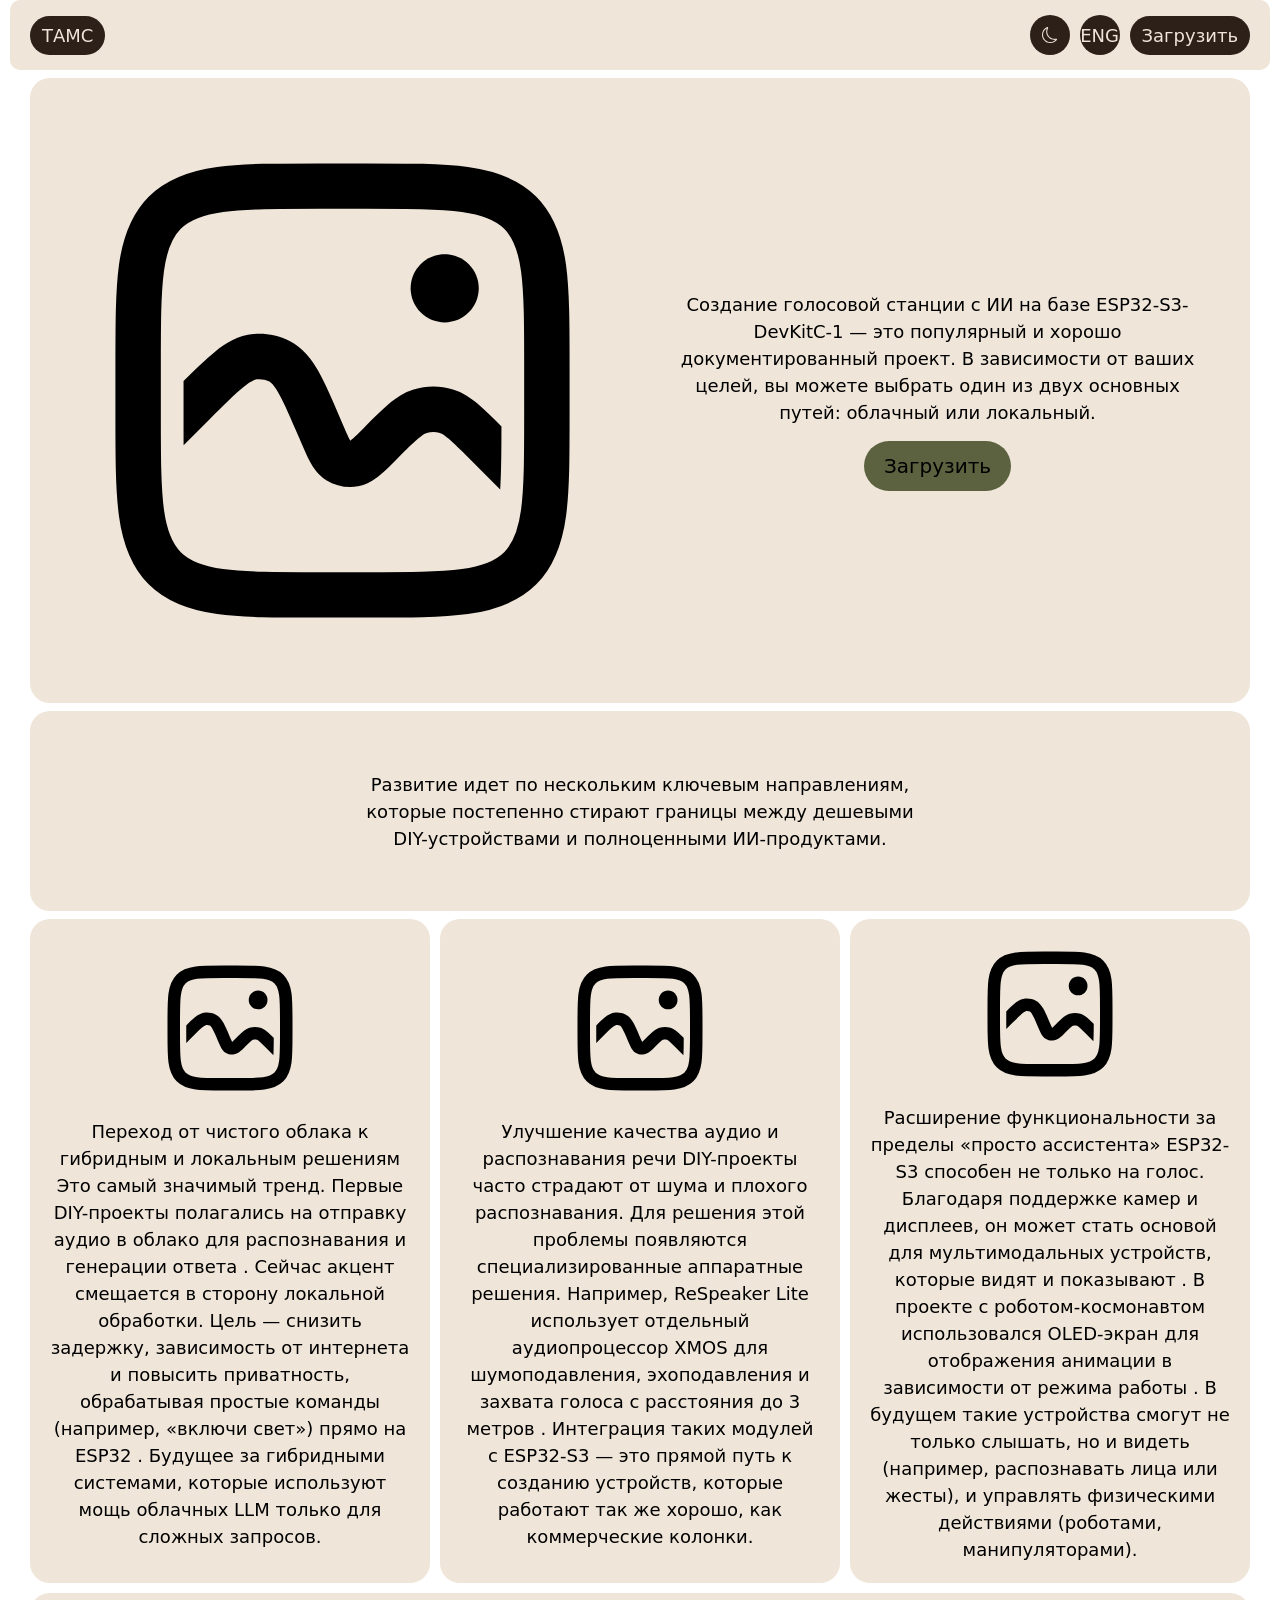
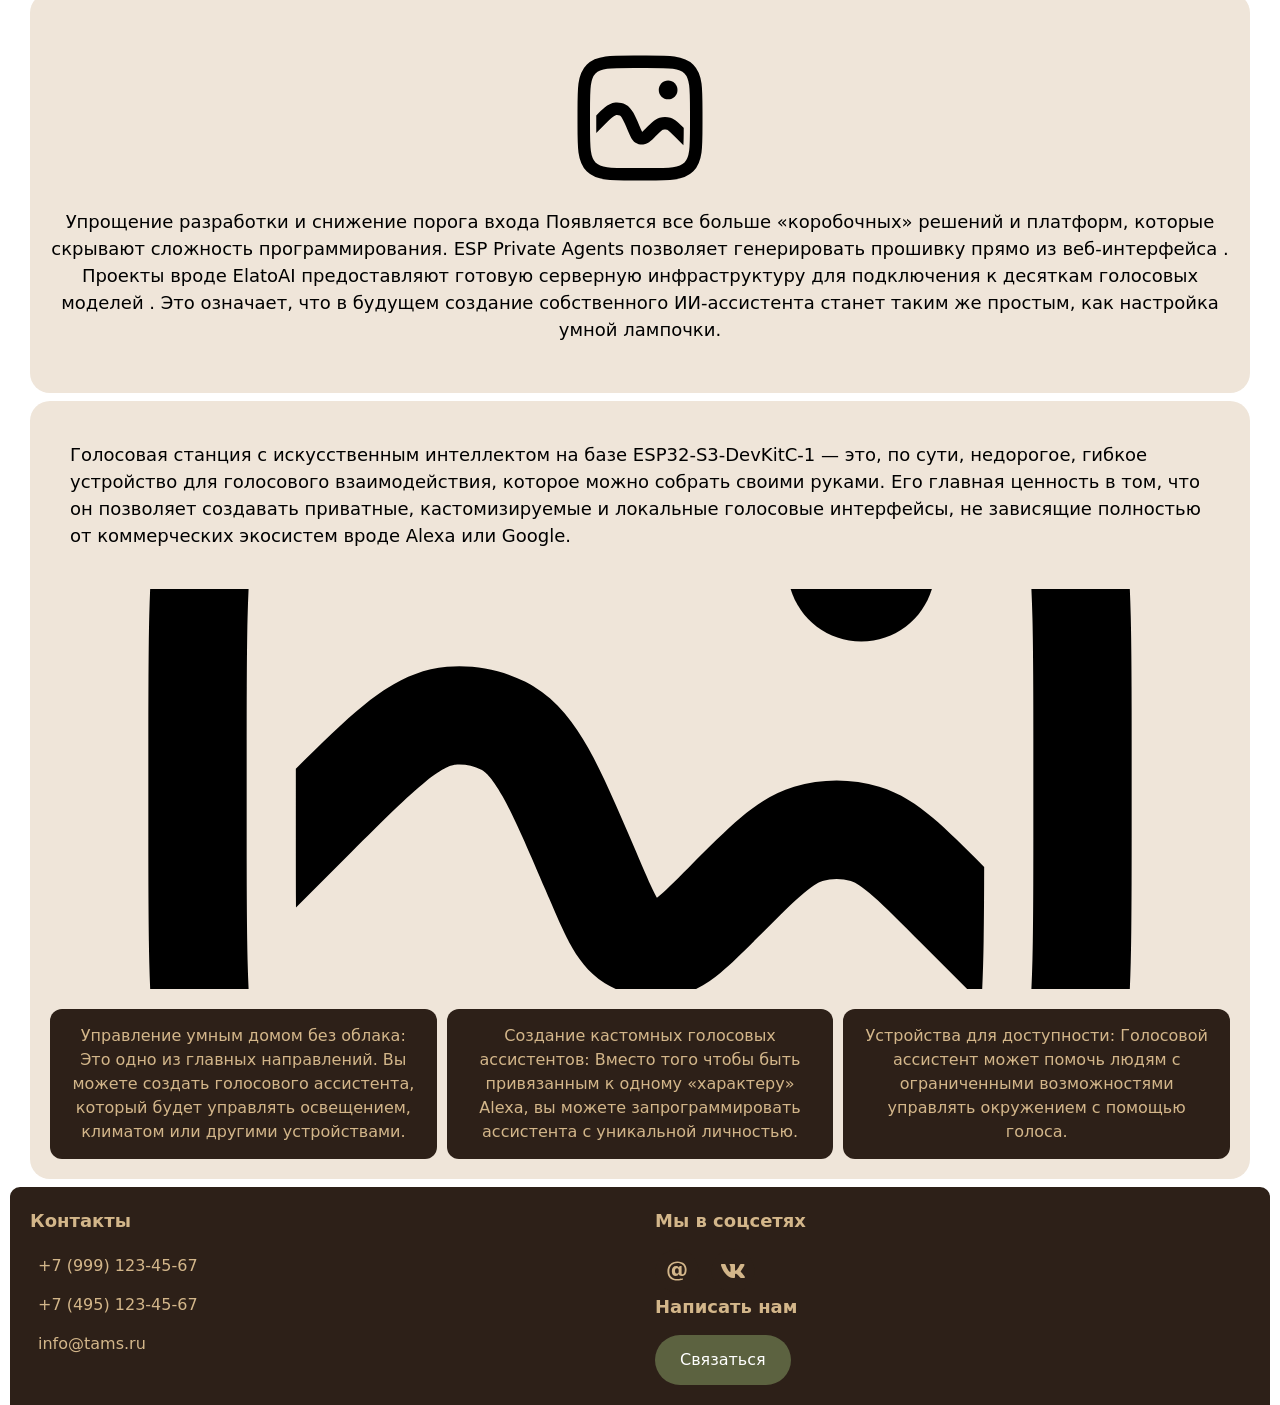
<file: index.html>
<!DOCTYPE html>
<html lang="ru">
<head>
    <meta charset="UTF-8">
    <meta name="viewport" content="width=device-width, initial-scale=1.0">
    <title>Голосовая станция с искусственным интеллектом на базе микроконтроллера ESP32-S3-DevKitC-1</title>
    <link rel="stylesheet" href="assets/css/style.css">
</head>
<body class="light">
<div id="wrapper">

    <div id="header">
    <div class="logo">
        <a href="index.html" class="logo-link">ТАМС</a>
    </div>

    <!-- Кнопка бургера (видна только на мобильных) -->
    <button class="burger" id="burger" aria-label="Меню">
        <span></span>
        <span></span>
        <span></span>
    </button>

    <!-- Меню со ссылками -->
    <nav class="download" id="navMenu">
        <a href="darktheme.html" class="theme">
            <img src="assets/img/bi_moon.svg" alt="">
        </a>
        <a href="ENG.html" class="lang">ENG</a>
        <a href="download.html">Загрузить</a>
    </nav>
</div>

    <div id="info">
        <div class="infoblock"><img src="assets/img/lets-icons_img-box.svg" alt=""></div>
        <div class="infoblock">
            <p>Создание голосовой станции с ИИ на базе ESP32-S3-DevKitC-1 — это популярный
               и хорошо документированный проект. В зависимости от ваших целей, вы можете
               выбрать один из двух основных путей: облачный или локальный.</p>
            <a href="download.html">Загрузить</a>
        </div>
    </div>

     <div id="syllable">
        <div class="syllableblock"><p>Развитие идет по нескольким ключевым направлениям, которые постепенно стирают границы между дешевыми DIY-устройствами и полноценными ИИ-продуктами.</p></div>
    </div>

    <div id="loader">
        <div class="loaderblock">
          <img src="assets/img/lets-icons_img-box.svg" alt="">
          <p>Переход от чистого облака к гибридным и локальным решениям
Это самый значимый тренд. Первые DIY-проекты полагались на отправку аудио в облако для распознавания и генерации ответа . Сейчас акцент смещается в сторону локальной обработки. Цель — снизить задержку, зависимость от интернета и повысить приватность, обрабатывая простые команды (например, «включи свет») прямо на ESP32 . Будущее за гибридными системами, которые используют мощь облачных LLM только для сложных запросов.</p></div>
        <div class="loaderblock"><img src="assets/img/lets-icons_img-box.svg" alt="">
          <p>Улучшение качества аудио и распознавания речи
DIY-проекты часто страдают от шума и плохого распознавания. Для решения этой проблемы появляются специализированные аппаратные решения. Например, ReSpeaker Lite использует отдельный аудиопроцессор XMOS для шумоподавления, эхоподавления и захвата голоса с расстояния до 3 метров . Интеграция таких модулей с ESP32-S3 — это прямой путь к созданию устройств, которые работают так же хорошо, как коммерческие колонки.</p></div>
        <div class="loaderblock"><img src="assets/img/lets-icons_img-box.svg" alt="">
          <p>Расширение функциональности за пределы «просто ассистента»
ESP32-S3 способен не только на голос. Благодаря поддержке камер и дисплеев, он может стать основой для мультимодальных устройств, которые видят и показывают . В проекте с роботом-космонавтом использовался OLED-экран для отображения анимации в зависимости от режима работы . В будущем такие устройства смогут не только слышать, но и видеть (например, распознавать лица или жесты), и управлять физическими действиями (роботами, манипуляторами).</p></div>
        <div class="loaderblock"><img src="assets/img/lets-icons_img-box.svg" alt="">
          <p>Упрощение разработки и снижение порога входа
Появляется все больше «коробочных» решений и платформ, которые скрывают сложность программирования. ESP Private Agents позволяет генерировать прошивку прямо из веб-интерфейса . Проекты вроде ElatoAI предоставляют готовую серверную инфраструктуру для подключения к десяткам голосовых моделей . Это означает, что в будущем создание собственного ИИ-ассистента станет таким же простым, как настройка умной лампочки.</p></div>
    </div>

    <div id="detail">
        <div class="detailblock"><p>Голосовая станция с искусственным интеллектом на базе ESP32-S3-DevKitC-1 — это, по сути, недорогое, гибкое устройство для голосового взаимодействия, которое можно собрать своими руками. Его главная ценность в том, что он позволяет создавать приватные, кастомизируемые и локальные голосовые интерфейсы, не зависящие полностью от коммерческих экосистем вроде Alexa или Google.</p></div>
        <div class="imgblock1"><img src="assets/img/lets-icons_img-box.svg" alt=""></div>
        <div class="detailblock2">
            <div class="detailblock3"><p>Управление умным домом без облака: Это одно из главных направлений. Вы можете создать голосового ассистента, который будет управлять освещением, климатом или другими устройствами.</p></div>
            <div class="detailblock3"><p>Создание кастомных голосовых ассистентов: Вместо того чтобы быть привязанным к одному «характеру» Alexa, вы можете запрограммировать ассистента с уникальной личностью. </p></div>
            <div class="detailblock3"><p>Устройства для доступности: Голосовой ассистент может помочь людям с ограниченными возможностями управлять окружением с помощью голоса.</p></div>
        </div>
    </div>

   
     

    <div id="footer">
  <div class="footer-col">
    <h3>Контакты</h3>
    <ul class="contacts">
      <li>
        <a href="tel:+79991234567">
          <span class="icon"></span> +7 (999) 123-45-67
        </a>
      </li>
      <li>
        <a href="tel:+74951234567">
          <span class="icon"></span> +7 (495) 123-45-67
        </a>
      </li>
      <li>
        <a href="mailto:info@tams.ru">
          <span class="icon"></span> info@tams.ru
        </a>
      </li>
    </ul>
  </div>

  <div class="footer-col">
    <h3>Мы в соцсетях</h3>
    <div class="socials">
      <a href="https://mail.google.com/" target="_blank" rel="noopener" aria-label="Email"><img src="assets/img/entypo_email.svg" alt=""></a>
      <a href="https://vk.com" target="_blank" rel="noopener" aria-label="VK"><img src="assets/img/Vector.svg" alt=""></a>
     
  </div>

  <div class="footer-col">
    <h3>Написать нам</h3>
    <a href="mailto:info@tams.ru?subject=Заявка с сайта" class="btn-contact">
      Связаться
    </a>
  </div>
</div>


</div>
<script>
    const burger = document.getElementById('burger');
    const navMenu = document.getElementById('navMenu');

    burger.addEventListener('click', () => {
        burger.classList.toggle('active');
        navMenu.classList.toggle('open');
    });

    // Закрыть меню при клике на ссылку
    navMenu.querySelectorAll('a').forEach(link => {
        link.addEventListener('click', () => {
            burger.classList.remove('active');
            navMenu.classList.remove('open');
        });
    });
</script>
</body>
</html>
</file>
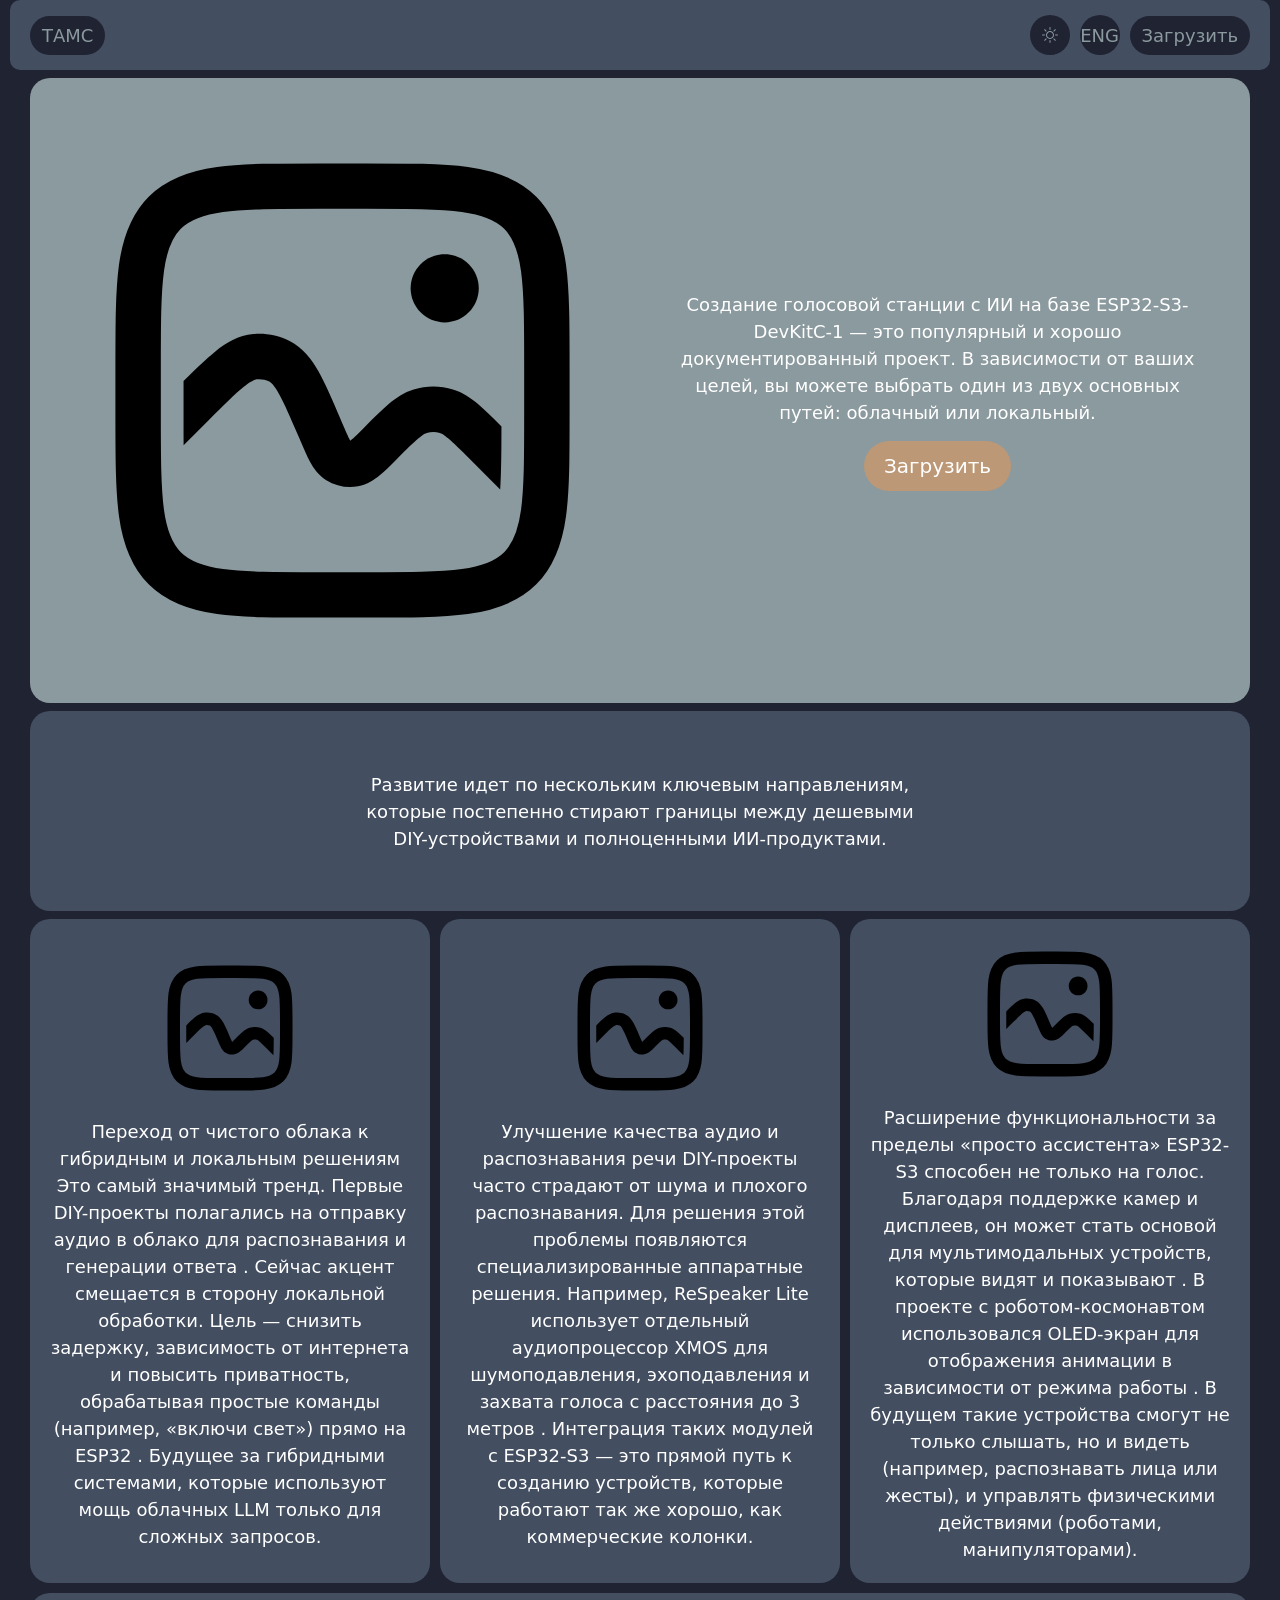
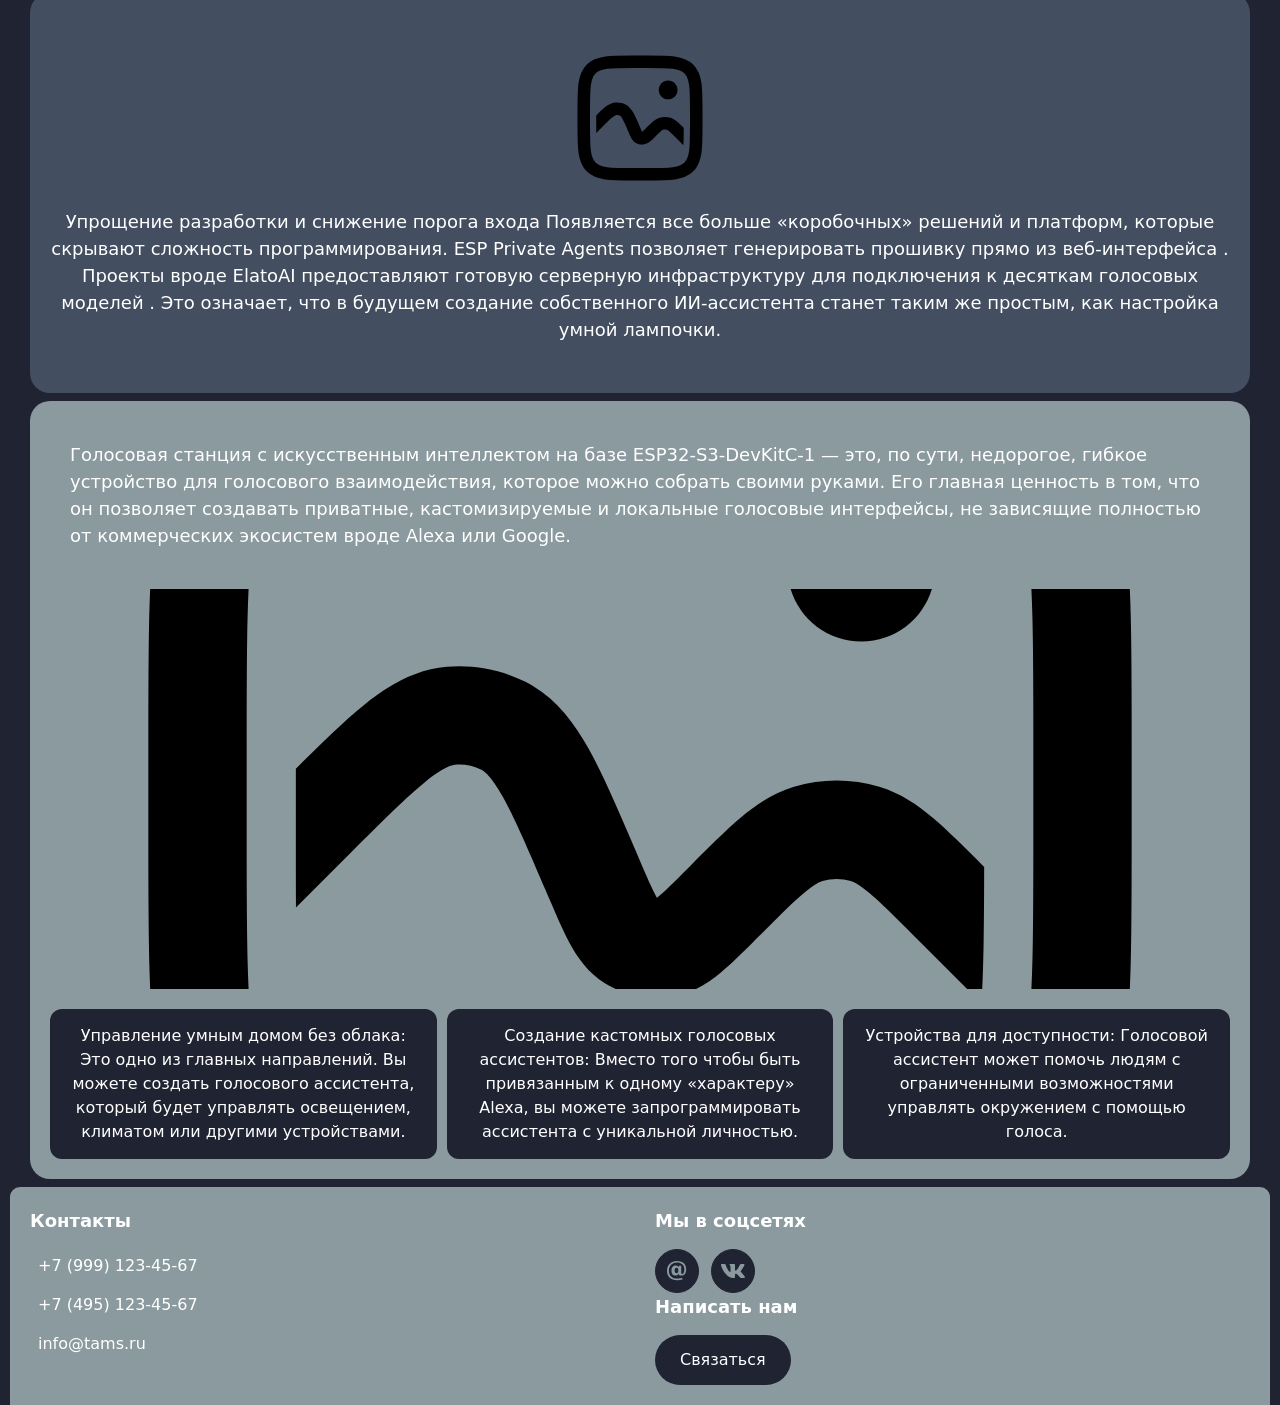
<file: darktheme.html>
<!DOCTYPE html>
<html lang="ru">
<head>
    <meta charset="UTF-8">
    <meta name="viewport" content="width=device-width, initial-scale=1.0">
    <title>Голосовая станция с искусственным интеллектом на базе микроконтроллера ESP32-S3-DevKitC-1</title>
     <link rel="stylesheet" href="assets/css/style.css">
</head>
<body class="dark">
      <div id="wrapper">

    <div id="header">
    <div class="logo">
        <a href="darktheme.html" class="logo-link">ТАМС</a>
    </div>

    <!-- Кнопка бургера (видна только на мобильных) -->
    <button class="burger" id="burger" aria-label="Меню">
        <span></span>
        <span></span>
        <span></span>
    </button>

    <!-- Меню со ссылками -->
    <nav class="download" id="navMenu">
        <a href="index.html" class="theme">
            <img src="assets/img/bi_sun.svg" alt="">
        </a>
        <a href="ENGdark.html" class="lang">ENG</a>
        <a href="downloaddark.html">Загрузить</a>
    </nav>
</div>

    <div id="info">
        <div class="infoblock"><img src="assets/img/lets-icons_img-box.svg" alt=""></div>
        <div class="infoblock">
            <p>Создание голосовой станции с ИИ на базе ESP32-S3-DevKitC-1 — это популярный
               и хорошо документированный проект. В зависимости от ваших целей, вы можете
               выбрать один из двух основных путей: облачный или локальный.</p>
            <a href="downloaddark.html">Загрузить</a>
        </div>
    </div>
<div id="syllable">
        <div class="syllableblock"><p>Развитие идет по нескольким ключевым направлениям, которые постепенно стирают границы между дешевыми DIY-устройствами и полноценными ИИ-продуктами.</p></div>
    </div>

    <div id="loader">
        <div class="loaderblock">
          <img src="assets/img/lets-icons_img-box.svg" alt="">
          <p>Переход от чистого облака к гибридным и локальным решениям
Это самый значимый тренд. Первые DIY-проекты полагались на отправку аудио в облако для распознавания и генерации ответа . Сейчас акцент смещается в сторону локальной обработки. Цель — снизить задержку, зависимость от интернета и повысить приватность, обрабатывая простые команды (например, «включи свет») прямо на ESP32 . Будущее за гибридными системами, которые используют мощь облачных LLM только для сложных запросов.</p></div>
        <div class="loaderblock"><img src="assets/img/lets-icons_img-box.svg" alt="">
          <p>Улучшение качества аудио и распознавания речи
DIY-проекты часто страдают от шума и плохого распознавания. Для решения этой проблемы появляются специализированные аппаратные решения. Например, ReSpeaker Lite использует отдельный аудиопроцессор XMOS для шумоподавления, эхоподавления и захвата голоса с расстояния до 3 метров . Интеграция таких модулей с ESP32-S3 — это прямой путь к созданию устройств, которые работают так же хорошо, как коммерческие колонки.</p></div>
        <div class="loaderblock"><img src="assets/img/lets-icons_img-box.svg" alt="">
          <p>Расширение функциональности за пределы «просто ассистента»
ESP32-S3 способен не только на голос. Благодаря поддержке камер и дисплеев, он может стать основой для мультимодальных устройств, которые видят и показывают . В проекте с роботом-космонавтом использовался OLED-экран для отображения анимации в зависимости от режима работы . В будущем такие устройства смогут не только слышать, но и видеть (например, распознавать лица или жесты), и управлять физическими действиями (роботами, манипуляторами).</p></div>
        <div class="loaderblock"><img src="assets/img/lets-icons_img-box.svg" alt="">
          <p>Упрощение разработки и снижение порога входа
Появляется все больше «коробочных» решений и платформ, которые скрывают сложность программирования. ESP Private Agents позволяет генерировать прошивку прямо из веб-интерфейса . Проекты вроде ElatoAI предоставляют готовую серверную инфраструктуру для подключения к десяткам голосовых моделей . Это означает, что в будущем создание собственного ИИ-ассистента станет таким же простым, как настройка умной лампочки.</p></div>
    </div>

    <div id="detail">
        <div class="detailblock"><p>Голосовая станция с искусственным интеллектом на базе ESP32-S3-DevKitC-1 — это, по сути, недорогое, гибкое устройство для голосового взаимодействия, которое можно собрать своими руками. Его главная ценность в том, что он позволяет создавать приватные, кастомизируемые и локальные голосовые интерфейсы, не зависящие полностью от коммерческих экосистем вроде Alexa или Google.</p></div>
        <div class="imgblock1"><img src="assets/img/lets-icons_img-box.svg" alt=""></div>
        <div class="detailblock2">
            <div class="detailblock3"><p>Управление умным домом без облака: Это одно из главных направлений. Вы можете создать голосового ассистента, который будет управлять освещением, климатом или другими устройствами.</p></div>
            <div class="detailblock3"><p>Создание кастомных голосовых ассистентов: Вместо того чтобы быть привязанным к одному «характеру» Alexa, вы можете запрограммировать ассистента с уникальной личностью. </p></div>
            <div class="detailblock3"><p>Устройства для доступности: Голосовой ассистент может помочь людям с ограниченными возможностями управлять окружением с помощью голоса.</p></div>
        </div>
    </div>

    <div id="footer">
  <div class="footer-col">
    <h3>Контакты</h3>
    <ul class="contacts">
      <li>
        <a href="tel:+79991234567">
          <span class="icon"></span> +7 (999) 123-45-67
        </a>
      </li>
      <li>
        <a href="tel:+74951234567">
          <span class="icon"></span> +7 (495) 123-45-67
        </a>
      </li>
      <li>
        <a href="mailto:info@tams.ru">
          <span class="icon"></span> info@tams.ru
        </a>
      </li>
    </ul>
  </div>

  <div class="footer-col">
    <h3>Мы в соцсетях</h3>
    <div class="socials">
      <a href="https://mail.google.com/" target="_blank" rel="noopener" aria-label="Email"><img src="assets/img/Vector (2).svg" alt=""></a>
      <a href="https://vk.com" target="_blank" rel="noopener" aria-label="VK"><img src="assets/img/Vector (1).svg" alt=""></a>
     
  </div>

  <div class="footer-col">
    <h3>Написать нам</h3>
    <a href="mailto:info@tams.ru?subject=Заявка с сайта" class="btn-contact">
      Связаться
    </a>
  </div>
</div>


</div>
<script>
    const burger = document.getElementById('burger');
    const navMenu = document.getElementById('navMenu');

    burger.addEventListener('click', () => {
        burger.classList.toggle('active');
        navMenu.classList.toggle('open');
    });

    // Закрыть меню при клике на ссылку
    navMenu.querySelectorAll('a').forEach(link => {
        link.addEventListener('click', () => {
            burger.classList.remove('active');
            navMenu.classList.remove('open');
        });
    });
</script>
</body>
</html>
</file>
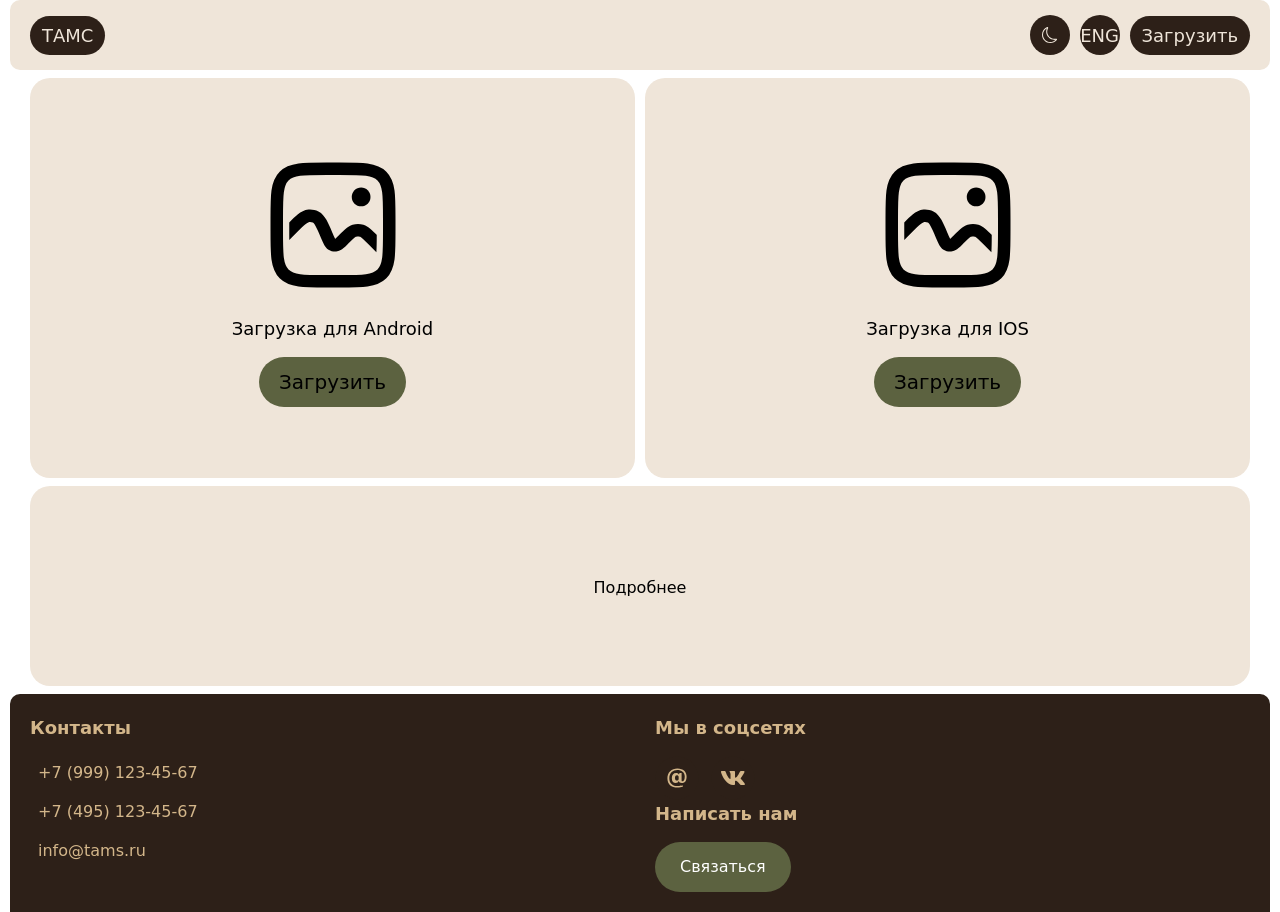
<file: download.html>
<!DOCTYPE html>
<html lang="ru">
<head>
    <meta charset="UTF-8">
    <meta name="viewport" content="width=device-width, initial-scale=1.0">
    <title>Голосовая станция с искусственным интеллектом на базе микроконтроллера ESP32-S3-DevKitC-1</title>
    <link rel="stylesheet" href="assets/css/style.css">
</head>
<body class="light">
<div id="wrapper">

    <div id="header">
    <div class="logo">
        <a href="index.html" class="logo-link">ТАМС</a>
    </div>

    <!-- Кнопка бургера (видна только на мобильных) -->
    <button class="burger" id="burger" aria-label="Меню">
        <span></span>
        <span></span>
        <span></span>
    </button>

    <!-- Меню со ссылками -->
    <nav class="download" id="navMenu">
        <a href="downloaddark.html" class="theme">
            <img src="assets/img/bi_moon.svg" alt="">
        </a>
        <a href="ENGdownload.html" class="lang">ENG</a>
        <a href="download.html">Загрузить</a>
    </nav>
</div>

    <div id="loader">
        <div class="loaderblock"><img src="assets/img/lets-icons_img-box.svg" alt="">
            <p>Загрузка для Android</p>
            <a href="">Загрузить</a>
        </div>
        <div class="loaderblock">
            <img src="assets/img/lets-icons_img-box.svg" alt="">
            <p>Загрузка для IOS</p>
            <a href="">Загрузить</a>
        </div>
    </div>


    <div id="syllable">
        <div class="syllableblock">
            <p><a href="index.html">Подробнее</a></p>
        </div>
    </div>

    <div id="footer">
  <div class="footer-col">
    <h3>Контакты</h3>
    <ul class="contacts">
      <li>
        <a href="tel:+79991234567">
          <span class="icon"></span> +7 (999) 123-45-67
        </a>
      </li>
      <li>
        <a href="tel:+74951234567">
          <span class="icon"></span> +7 (495) 123-45-67
        </a>
      </li>
      <li>
        <a href="mailto:info@tams.ru">
          <span class="icon"></span> info@tams.ru
        </a>
      </li>
    </ul>
  </div>

  <div class="footer-col">
    <h3>Мы в соцсетях</h3>
    <div class="socials">
      <a href="https://mail.google.com/" target="_blank" rel="noopener" aria-label="Email"><img src="assets/img/entypo_email.svg" alt=""></a>
      <a href="https://vk.com" target="_blank" rel="noopener" aria-label="VK"><img src="assets/img/Vector.svg" alt=""></a>
     
  </div>

  <div class="footer-col">
    <h3>Написать нам</h3>
    <a href="mailto:info@tams.ru?subject=Заявка с сайта" class="btn-contact">
      Связаться
    </a>
  </div>
</div>

</div>
<script>
    const burger = document.getElementById('burger');
    const navMenu = document.getElementById('navMenu');

    burger.addEventListener('click', () => {
        burger.classList.toggle('active');
        navMenu.classList.toggle('open');
    });

    // Закрыть меню при клике на ссылку
    navMenu.querySelectorAll('a').forEach(link => {
        link.addEventListener('click', () => {
            burger.classList.remove('active');
            navMenu.classList.remove('open');
        });
    });
</script>
</body>
</html>
</file>
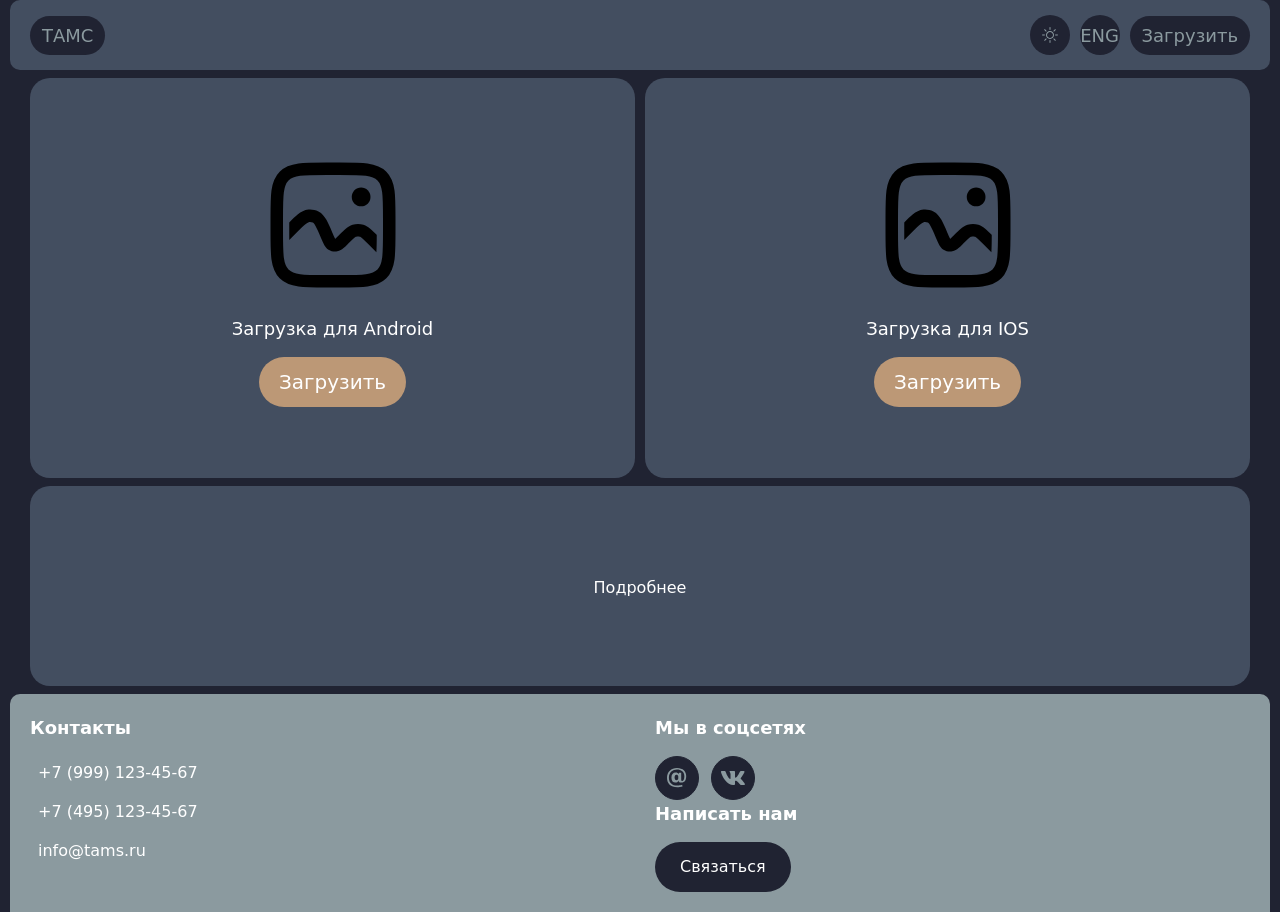
<file: downloaddark.html>
<!DOCTYPE html>
<html lang="ru">
<head>
    <meta charset="UTF-8">
    <meta name="viewport" content="width=device-width, initial-scale=1.0">
    <title>Голосовая станция с искусственным интеллектом на базе микроконтроллера ESP32-S3-DevKitC-1</title>
    <link rel="stylesheet" href="assets/css/style.css">
</head>
<body class="dark">
<div id="wrapper">

    <div id="header">
    <div class="logo">
        <a href="darktheme.html" class="logo-link">ТАМС</a>
    </div>

    <!-- Кнопка бургера (видна только на мобильных) -->
    <button class="burger" id="burger" aria-label="Меню">
        <span></span>
        <span></span>
        <span></span>
    </button>

    <!-- Меню со ссылками -->
    <nav class="download" id="navMenu">
        <a href="download.html" class="theme">
            <img src="assets/img/bi_sun.svg" alt="">
        </a>
        <a href="ENGdownloaddark.html" class="lang">ENG</a>
        <a href="downloaddark.html">Загрузить</a>
    </nav>
</div>

    <div id="loader">
        <div class="loaderblock"><img src="assets/img/lets-icons_img-box.svg" alt="">
            <p>Загрузка для Android</p>
            <a href="">Загрузить</a>
        </div>
        <div class="loaderblock">
            <img src="assets/img/lets-icons_img-box.svg" alt="">
            <p>Загрузка для IOS</p>
            <a href="">Загрузить</a>
        </div>
    </div>


    <div id="syllable">
        <div class="syllableblock">
            <p><a href="darktheme.html">Подробнее</a></p>
        </div>
    </div>

    <div id="footer">
  <div class="footer-col">
    <h3>Контакты</h3>
    <ul class="contacts">
      <li>
        <a href="tel:+79991234567">
          <span class="icon"></span> +7 (999) 123-45-67
        </a>
      </li>
      <li>
        <a href="tel:+74951234567">
          <span class="icon"></span> +7 (495) 123-45-67
        </a>
      </li>
      <li>
        <a href="mailto:info@tams.ru">
          <span class="icon"></span> info@tams.ru
        </a>
      </li>
    </ul>
  </div>

  <div class="footer-col">
    <h3>Мы в соцсетях</h3>
    <div class="socials">
      <a href="https://mail.google.com/" target="_blank" rel="noopener" aria-label="Email"><img src="assets/img/Vector (2).svg" alt=""></a>
      <a href="https://vk.com" target="_blank" rel="noopener" aria-label="VK"><img src="assets/img/Vector (1).svg" alt=""></a>
     
  </div>

  <div class="footer-col">
    <h3>Написать нам</h3>
    <a href="mailto:info@tams.ru?subject=Заявка с сайта" class="btn-contact">
      Связаться
    </a>
  </div>
</div>

</div>
<script>
    const burger = document.getElementById('burger');
    const navMenu = document.getElementById('navMenu');

    burger.addEventListener('click', () => {
        burger.classList.toggle('active');
        navMenu.classList.toggle('open');
    });

    // Закрыть меню при клике на ссылку
    navMenu.querySelectorAll('a').forEach(link => {
        link.addEventListener('click', () => {
            burger.classList.remove('active');
            navMenu.classList.remove('open');
        });
    });
</script>
</body>
</html>
</file>
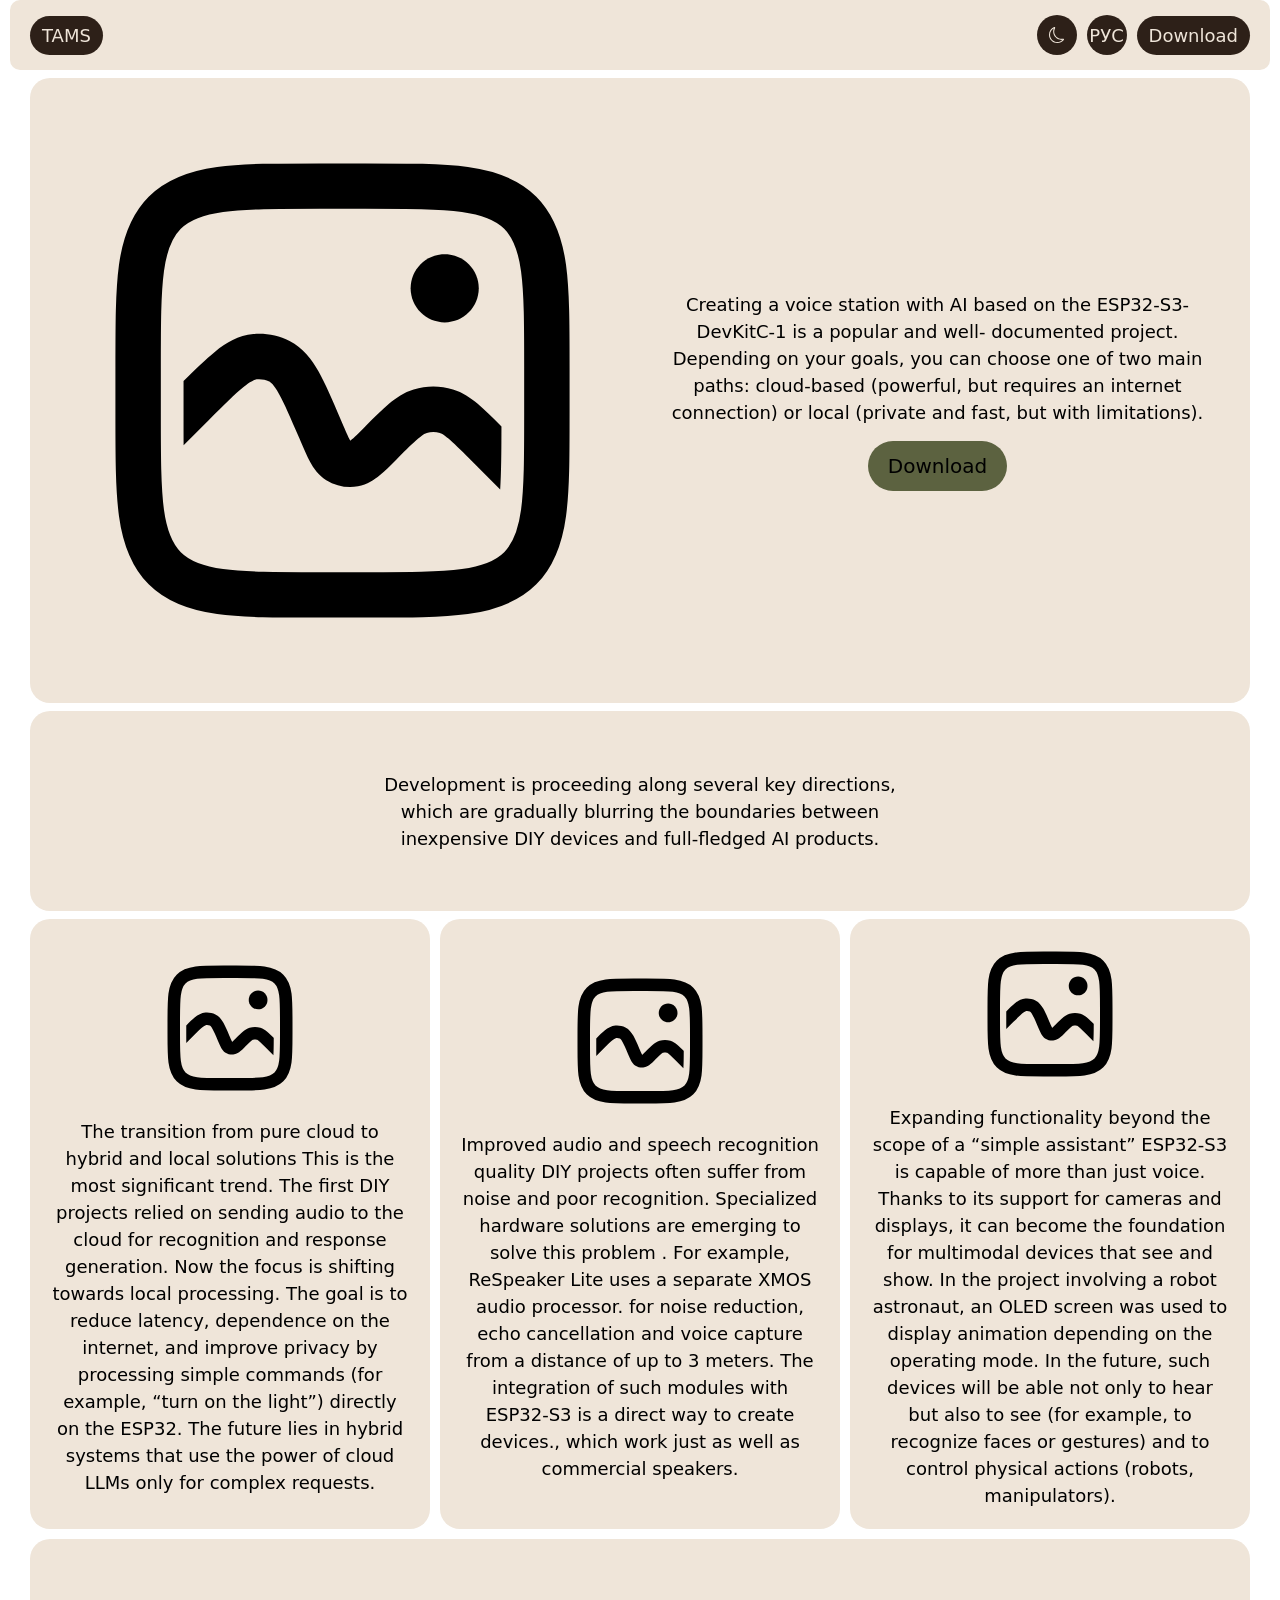
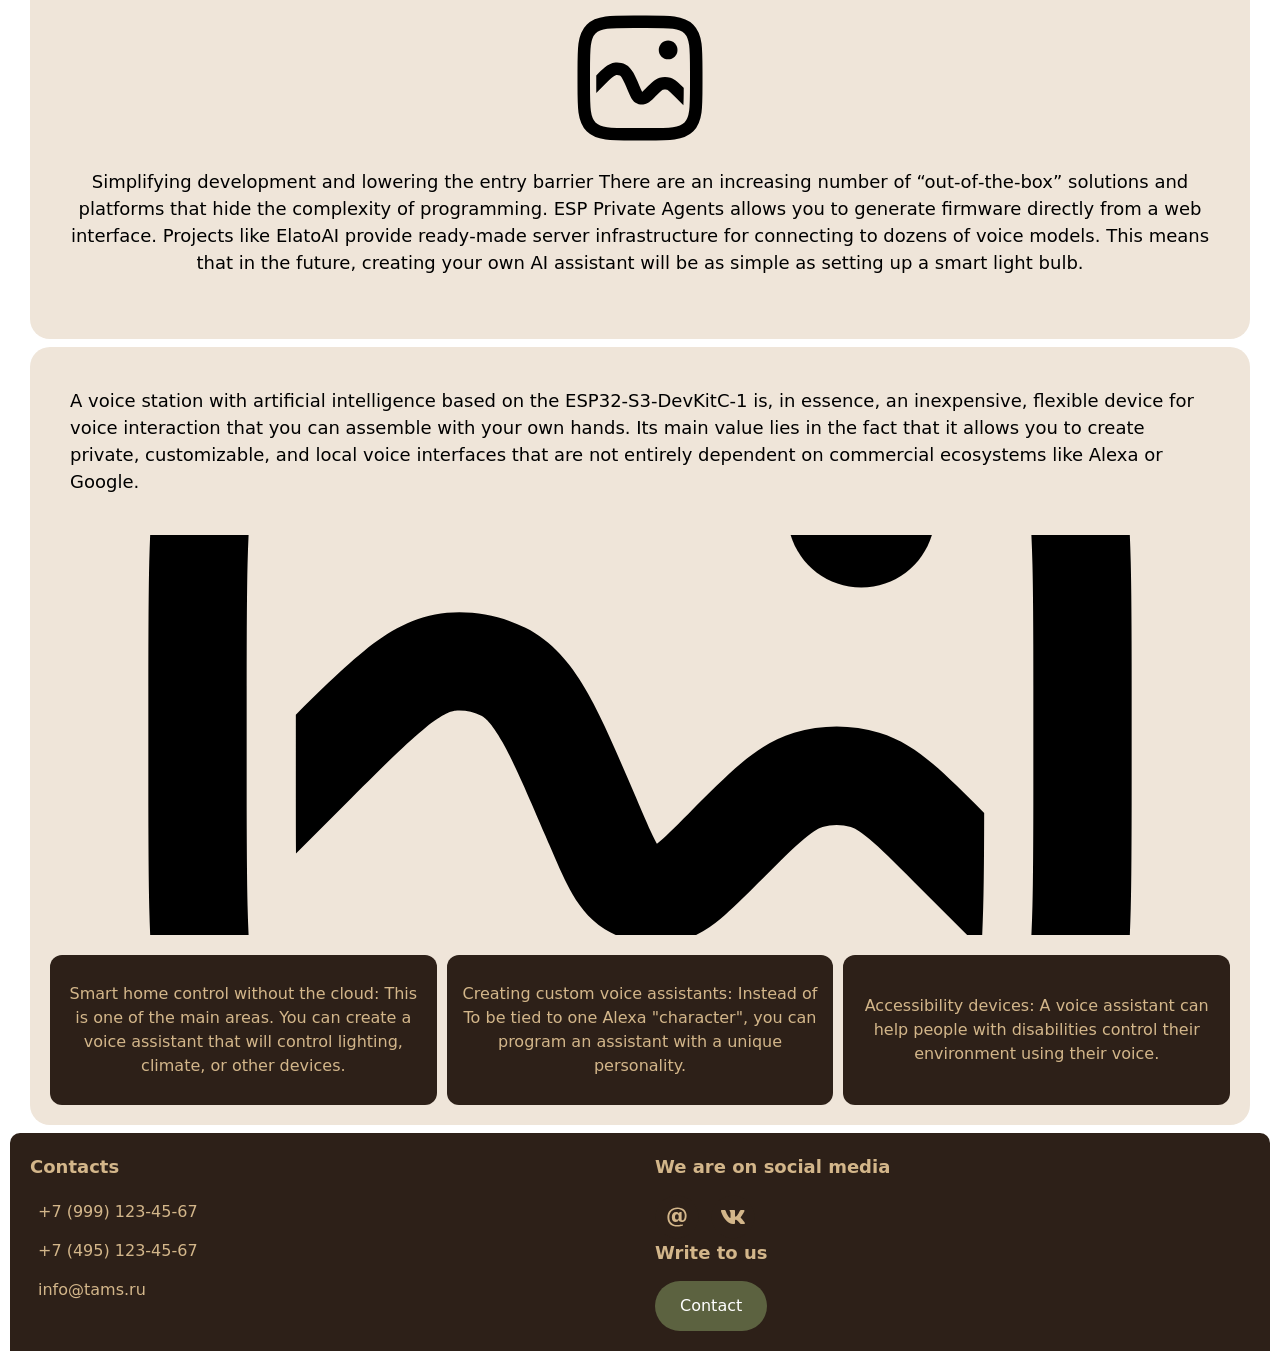
<file: ENG.html>
<!DOCTYPE html>
<html lang="en">
<head>
    <meta charset="UTF-8">
    <meta name="viewport" content="width=device-width, initial-scale=1.0">
    <title>An AI‑based voice station based on the ESP32‑S3‑DevKitC‑1 microcontroller</title>
     <link rel="stylesheet" href="assets/css/style.css">
</head>
<body class="light">
     <div id="wrapper">

    <div id="header">
    <div class="logo">
        <a href="ENG.html" class="logo-link">TAMS</a>
    </div>

    <!-- Кнопка бургера (видна только на мобильных) -->
    <button class="burger" id="burger" aria-label="Меню">
        <span></span>
        <span></span>
        <span></span>
    </button>

    <!-- Меню со ссылками -->
    <nav class="download" id="navMenu">
        <a href="ENGdark.html" class="theme">
            <img src="assets/img/bi_moon.svg" alt="">
        </a>
        <a href="index.html" class="lang">РУС</a>
        <a href="ENGdownload.html">Download</a>
    </nav>
</div>

    <div id="info">
        <div class="infoblock"><img src="assets/img/lets-icons_img-box.svg" alt=""></div>
        <div class="infoblock">
            <p>Creating a voice station with AI based on the ESP32-S3-DevKitC-1 is a popular and well- documented project. Depending on your goals, you can choose one of two main paths: cloud-based (powerful, but requires an internet connection) or local (private and fast, but with limitations).</p>
            <a href="ENGdownload.html">Download</a>
        </div>
    </div>
<div id="syllable">
        <div class="syllableblock"><p>Development is proceeding along several key directions,  which are gradually blurring the boundaries between inexpensive DIY devices and full‑fledged AI products.</p></div>
    </div>

    <div id="loader">
        <div class="loaderblock">
          <img src="assets/img/lets-icons_img-box.svg" alt="">
          <p>The transition from pure cloud to hybrid and local solutions
This is the most significant trend. The first DIY projects relied on sending audio to the cloud for recognition and response generation. Now the focus is shifting towards local processing. The goal is to reduce latency, dependence on the internet, and improve privacy by processing simple commands (for example, “turn on the light”) directly on the ESP32. The future lies in hybrid systems that use the power of cloud LLMs only for complex requests.</p></div>
        <div class="loaderblock"><img src="assets/img/lets-icons_img-box.svg" alt="">
          <p>Improved audio and speech recognition quality
DIY projects often suffer from noise and poor recognition. 
Specialized hardware solutions are emerging to solve this problem
. For example, ReSpeaker Lite uses a separate XMOS audio processor.
 for noise reduction, echo cancellation and voice capture from a distance of up to 3 meters. 
 The integration of such modules with ESP32-S3 is a direct way to create devices., 
 which work just as well as commercial speakers.</p></div>
        <div class="loaderblock"><img src="assets/img/lets-icons_img-box.svg" alt="">
          <p>Expanding functionality beyond the scope of a “simple assistant”
ESP32-S3 is capable of more than just voice. Thanks to its support for cameras and displays, it can become the foundation for multimodal devices that see and show. In the project involving a robot astronaut, an OLED screen was used to display animation depending on the operating mode. In the future, such devices will be able not only to hear but also to see  (for example, to recognize faces or gestures) and to control physical actions (robots, manipulators).</p></div>
        <div class="loaderblock"><img src="assets/img/lets-icons_img-box.svg" alt="">
          <p>Simplifying development and lowering the entry barrier
There are an increasing number of “out‑of‑the‑box” solutions and platforms that hide the complexity of programming. ESP Private Agents allows you to generate firmware directly from a web interface. Projects like ElatoAI provide ready‑made server infrastructure for connecting to dozens of voice models. This means that in the future, creating your own AI assistant will be as simple as setting up a smart light bulb.</p></div>
    </div>

    <div id="detail">
        <div class="detailblock"><p>A voice station with artificial intelligence based on the ESP32-S3-DevKitC-1 is, in essence, an inexpensive, flexible device for voice interaction that you can assemble  with your own hands. Its main value lies in the fact that it allows you to create private, customizable, and local voice interfaces that are not entirely dependent on commercial ecosystems like Alexa or  Google.</p></div>
        <div class="imgblock1"><img src="assets/img/lets-icons_img-box.svg" alt=""></div>
        <div class="detailblock2">
            <div class="detailblock3"><p>Smart home control without the cloud: This is one of the main areas.
 You can create a voice assistant that will control lighting, climate, or other devices.</p></div>
            <div class="detailblock3"><p>Creating custom voice assistants: Instead of 
 To be tied to one Alexa "character", you can program an assistant
with a unique personality.</p></div>
            <div class="detailblock3"><p>Accessibility devices: A voice assistant can help people with disabilities control their environment using their voice.</p></div>
        </div>
    </div>

    <div id="footer">
  <div class="footer-col">
    <h3>Contacts</h3>
    <ul class="contacts">
      <li>
        <a href="tel:+79991234567">
          <span class="icon"></span> +7 (999) 123-45-67
        </a>
      </li>
      <li>
        <a href="tel:+74951234567">
          <span class="icon"></span> +7 (495) 123-45-67
        </a>
      </li>
      <li>
        <a href="mailto:info@tams.ru">
          <span class="icon"></span> info@tams.ru
        </a>
      </li>
    </ul>
  </div>

  <div class="footer-col">
    <h3>We are on social media</h3>
    <div class="socials">
      <a href="https://mail.google.com/" target="_blank" rel="noopener" aria-label="Email"><img src="assets/img/entypo_email.svg" alt=""></a>
      <a href="https://vk.com" target="_blank" rel="noopener" aria-label="VK"><img src="assets/img/Vector.svg" alt=""></a>
     
  </div>

  <div class="footer-col">
    <h3>Write to us</h3>
    <a href="mailto:info@tams.ru?subject=Заявка с сайта" class="btn-contact">
      Contact
    </a>
  </div>
</div>


</div>
<script>
    const burger = document.getElementById('burger');
    const navMenu = document.getElementById('navMenu');

    burger.addEventListener('click', () => {
        burger.classList.toggle('active');
        navMenu.classList.toggle('open');
    });

    // Закрыть меню при клике на ссылку
    navMenu.querySelectorAll('a').forEach(link => {
        link.addEventListener('click', () => {
            burger.classList.remove('active');
            navMenu.classList.remove('open');
        });
    });
</script>
</body>
</html>
</file>
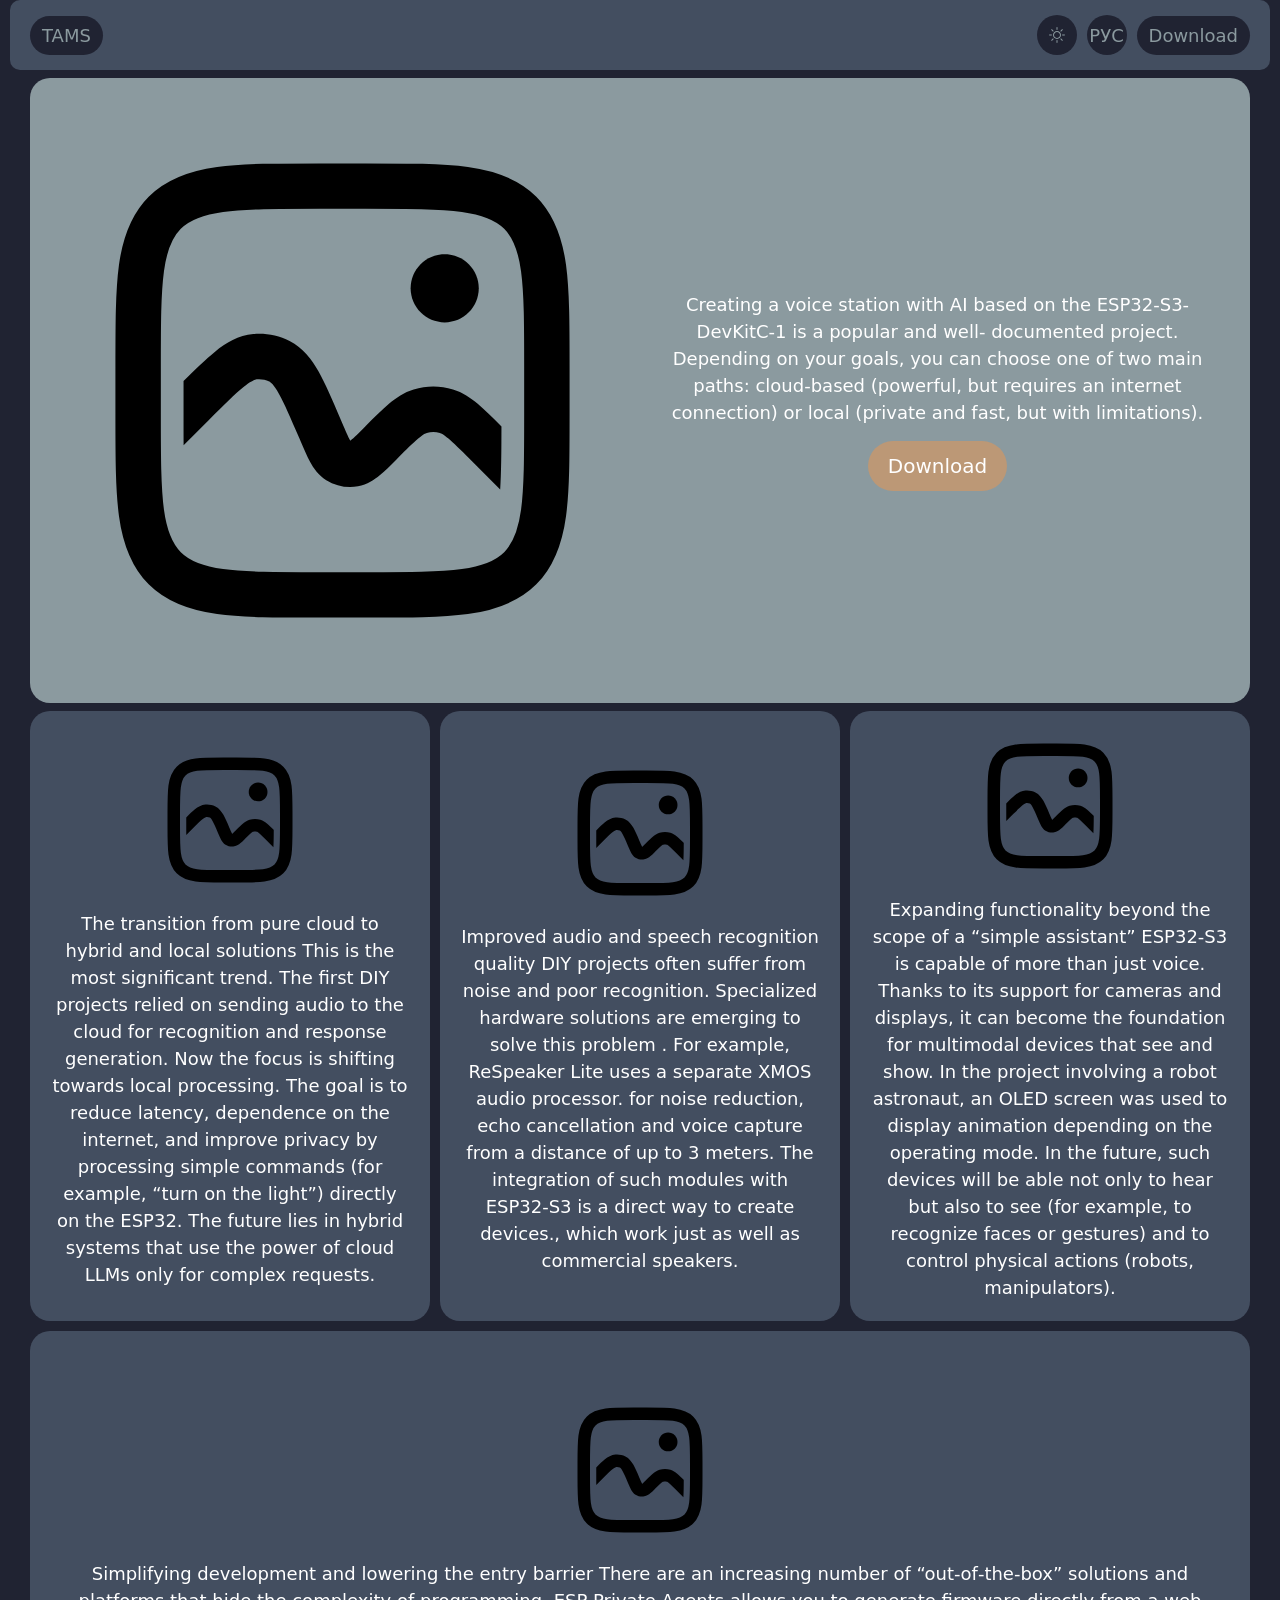
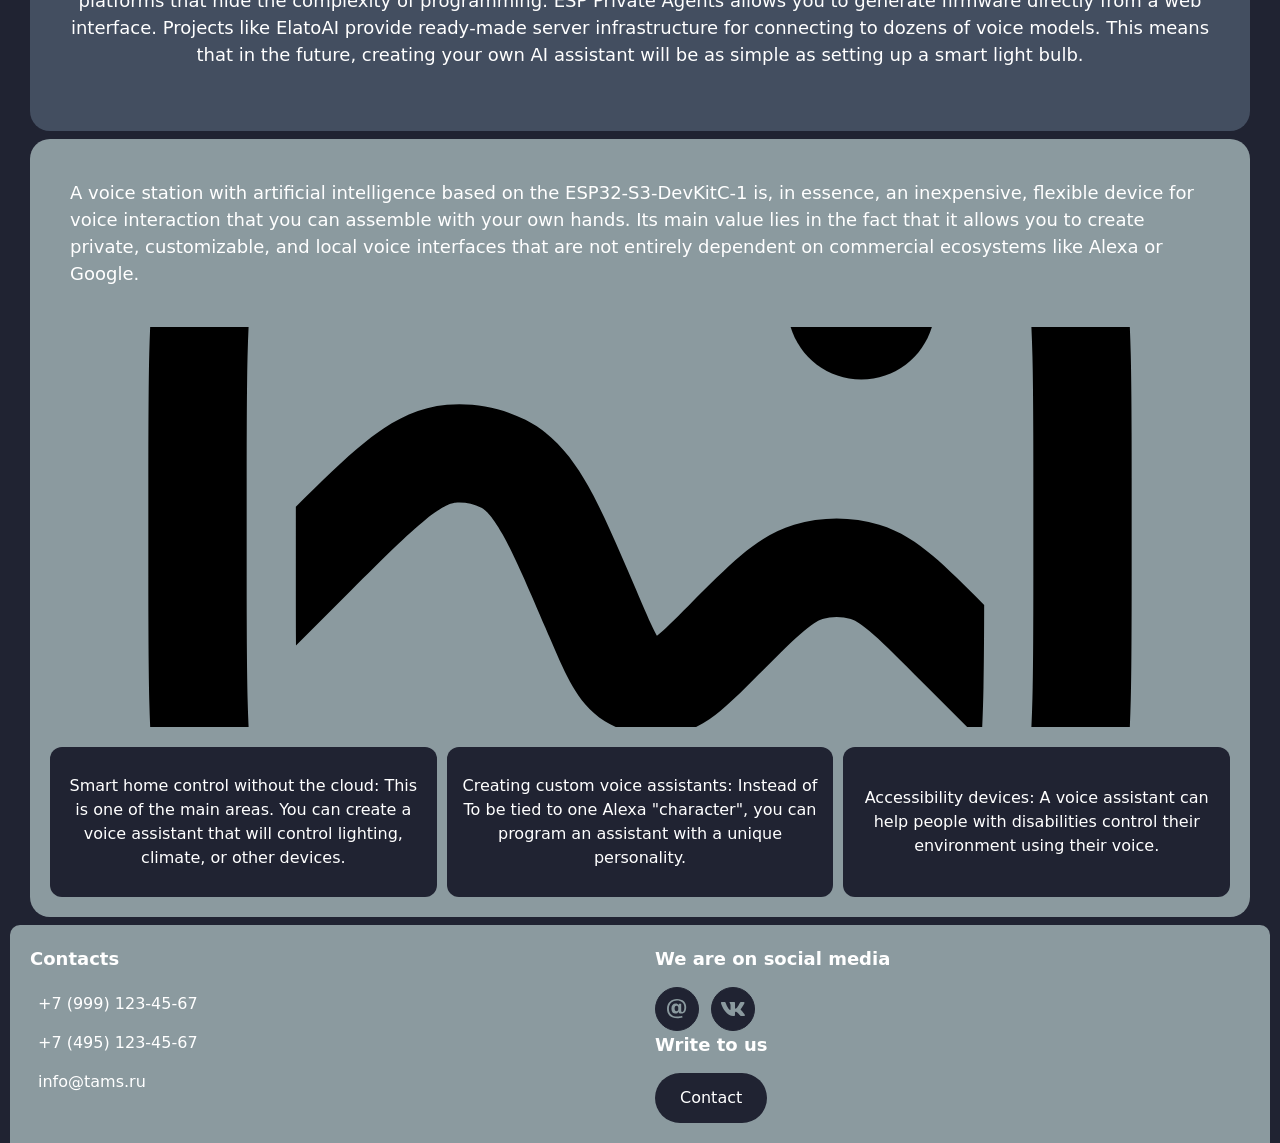
<file: ENGdark.html>
<!DOCTYPE html>
<html lang="en">
<head>
    <meta charset="UTF-8">
    <meta name="viewport" content="width=device-width, initial-scale=1.0">
    <title>An AI‑based voice station based on the ESP32‑S3‑DevKitC‑1 microcontroller</title>
     <link rel="stylesheet" href="assets/css/style.css">
</head>
<body class="dark">
     <div id="wrapper">

    <div id="header">
    <div class="logo">
        <a href="ENGdark.html" class="logo-link">TAMS</a>
    </div>

    <!-- Кнопка бургера (видна только на мобильных) -->
    <button class="burger" id="burger" aria-label="Меню">
        <span></span>
        <span></span>
        <span></span>
    </button>

    <!-- Меню со ссылками -->
    <nav class="download" id="navMenu">
        <a href="ENG.html" class="theme">
            <img src="assets/img/bi_sun.svg" alt="">
        </a>
        <a href="darktheme.html" class="lang">РУС</a>
        <a href="ENGdownloaddark.html">Download</a>
    </nav>
</div>

    <div id="info">
        <div class="infoblock"><img src="assets/img/lets-icons_img-box.svg" alt=""></div>
        <div class="infoblock">
            <p>Creating a voice station with AI based on the ESP32-S3-DevKitC-1 is a popular and well- documented project. Depending on your goals, you can choose one of two main paths: cloud-based (powerful, but requires an internet connection) or local (private and fast, but with limitations).</p>
            <a href="ENGdownloaddark.html">Download</a>
        </div>
    </div>
 <div id="loader">
        <div class="loaderblock">
          <img src="assets/img/lets-icons_img-box.svg" alt="">
          <p>The transition from pure cloud to hybrid and local solutions
This is the most significant trend. The first DIY projects relied on sending audio to the cloud for recognition and response generation. Now the focus is shifting towards local processing. The goal is to reduce latency, dependence on the internet, and improve privacy by processing simple commands (for example, “turn on the light”) directly on the ESP32. The future lies in hybrid systems that use the power of cloud LLMs only for complex requests.</p></div>
        <div class="loaderblock"><img src="assets/img/lets-icons_img-box.svg" alt="">
          <p>Improved audio and speech recognition quality
DIY projects often suffer from noise and poor recognition. 
Specialized hardware solutions are emerging to solve this problem
. For example, ReSpeaker Lite uses a separate XMOS audio processor.
 for noise reduction, echo cancellation and voice capture from a distance of up to 3 meters. 
 The integration of such modules with ESP32-S3 is a direct way to create devices., 
 which work just as well as commercial speakers.</p></div>
        <div class="loaderblock"><img src="assets/img/lets-icons_img-box.svg" alt="">
          <p>Expanding functionality beyond the scope of a “simple assistant”
ESP32-S3 is capable of more than just voice. Thanks to its support for cameras and displays, it can become the foundation for multimodal devices that see and show. In the project involving a robot astronaut, an OLED screen was used to display animation depending on the operating mode. In the future, such devices will be able not only to hear but also to see  (for example, to recognize faces or gestures) and to control physical actions (robots, manipulators).</p></div>
        <div class="loaderblock"><img src="assets/img/lets-icons_img-box.svg" alt="">
          <p>Simplifying development and lowering the entry barrier
There are an increasing number of “out‑of‑the‑box” solutions and platforms that hide the complexity of programming. ESP Private Agents allows you to generate firmware directly from a web interface. Projects like ElatoAI provide ready‑made server infrastructure for connecting to dozens of voice models. This means that in the future, creating your own AI assistant will be as simple as setting up a smart light bulb.</p></div>
    </div>

    <div id="detail">
        <div class="detailblock"><p>A voice station with artificial intelligence based on the ESP32-S3-DevKitC-1 is, in essence, an inexpensive, flexible device for voice interaction that you can assemble  with your own hands. Its main value lies in the fact that it allows you to create private, customizable, and local voice interfaces that are not entirely dependent on commercial ecosystems like Alexa or  Google.</p></div>
        <div class="imgblock1"><img src="assets/img/lets-icons_img-box.svg" alt=""></div>
        <div class="detailblock2">
            <div class="detailblock3"><p>Smart home control without the cloud: This is one of the main areas.
 You can create a voice assistant that will control lighting, climate, or other devices.</p></div>
            <div class="detailblock3"><p>Creating custom voice assistants: Instead of 
 To be tied to one Alexa "character", you can program an assistant
with a unique personality.</p></div>
            <div class="detailblock3"><p>Accessibility devices: A voice assistant can help people with disabilities control their environment using their voice.</p></div>
        </div>
    </div>
    
   <div id="footer">
  <div class="footer-col">
    <h3>Contacts</h3>
    <ul class="contacts">
      <li>
        <a href="tel:+79991234567">
          <span class="icon"></span> +7 (999) 123-45-67
        </a>
      </li>
      <li>
        <a href="tel:+74951234567">
          <span class="icon"></span> +7 (495) 123-45-67
        </a>
      </li>
      <li>
        <a href="mailto:info@tams.ru">
          <span class="icon"></span> info@tams.ru
        </a>
      </li>
    </ul>
  </div>

  <div class="footer-col">
    <h3>We are on social media</h3>
    <div class="socials">
      <a href="https://mail.google.com/" target="_blank" rel="noopener" aria-label="Email"><img src="assets/img/Vector (2).svg" alt=""></a>
      <a href="https://vk.com" target="_blank" rel="noopener" aria-label="VK"><img src="assets/img/Vector (1).svg" alt=""></a>
     
  </div>

  <div class="footer-col">
    <h3>Write to us</h3>
    <a href="mailto:info@tams.ru?subject=Заявка с сайта" class="btn-contact">
      Contact
    </a>
  </div>
</div>

</div>
<script>
    const burger = document.getElementById('burger');
    const navMenu = document.getElementById('navMenu');

    burger.addEventListener('click', () => {
        burger.classList.toggle('active');
        navMenu.classList.toggle('open');
    });

    // Закрыть меню при клике на ссылку
    navMenu.querySelectorAll('a').forEach(link => {
        link.addEventListener('click', () => {
            burger.classList.remove('active');
            navMenu.classList.remove('open');
        });
    });
</script>
</body>
</html>
</file>
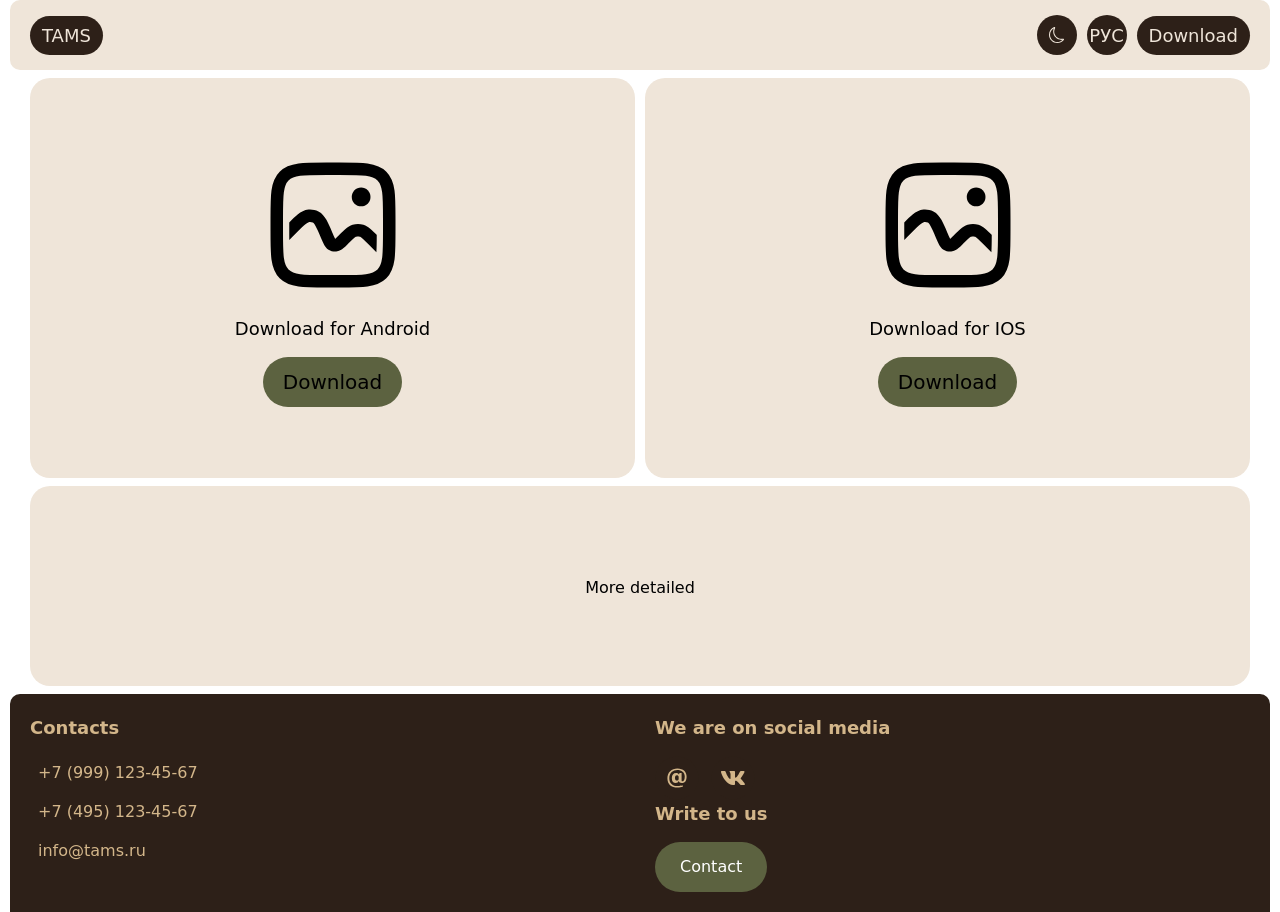
<file: ENGdownload.html>
<!DOCTYPE html>
<html lang="ru">
<head>
    <meta charset="UTF-8">
    <meta name="viewport" content="width=device-width, initial-scale=1.0">
    <title>An AI‑based voice station based on the ESP32‑S3‑DevKitC‑1 microcontroller</title>
    <link rel="stylesheet" href="assets/css/style.css">
</head>
<body class="light">
<div id="wrapper">

    <div id="header">
    <div class="logo">
        <a href="ENG.html" class="logo-link">TAMS</a>
    </div>

    <!-- Кнопка бургера (видна только на мобильных) -->
    <button class="burger" id="burger" aria-label="Меню">
        <span></span>
        <span></span>
        <span></span>
    </button>

    <!-- Меню со ссылками -->
    <nav class="download" id="navMenu">
        <a href="ENGdownloaddark.html" class="theme">
            <img src="assets/img/bi_moon.svg" alt="">
        </a>
        <a href="download.html" class="lang">РУС</a>
        <a href="ENGdownload.html">Download</a>
    </nav>
</div>

    <div id="loader">
        <div class="loaderblock"><img src="assets/img/lets-icons_img-box.svg" alt="">
            <p>Download for Android</p>
            <a href="">Download</a>
        </div>
        <div class="loaderblock">
            <img src="assets/img/lets-icons_img-box.svg" alt="">
            <p>Download for IOS</p>
            <a href="">Download</a>
        </div>
    </div>


    <div id="syllable">
        <div class="syllableblock">
            <p><a href="ENG.html">More detailed</a></p>
        </div>
    </div>

     <div id="footer">
  <div class="footer-col">
    <h3>Contacts</h3>
    <ul class="contacts">
      <li>
        <a href="tel:+79991234567">
          <span class="icon"></span> +7 (999) 123-45-67
        </a>
      </li>
      <li>
        <a href="tel:+74951234567">
          <span class="icon"></span> +7 (495) 123-45-67
        </a>
      </li>
      <li>
        <a href="mailto:info@tams.ru">
          <span class="icon"></span> info@tams.ru
        </a>
      </li>
    </ul>
  </div>

  <div class="footer-col">
    <h3>We are on social media</h3>
    <div class="socials">
      <a href="https://mail.google.com/" target="_blank" rel="noopener" aria-label="Email"><img src="assets/img/entypo_email.svg" alt=""></a>
      <a href="https://vk.com" target="_blank" rel="noopener" aria-label="VK"><img src="assets/img/Vector.svg" alt=""></a>
     
  </div>

  <div class="footer-col">
    <h3>Write to us</h3>
    <a href="mailto:info@tams.ru?subject=Заявка с сайта" class="btn-contact">
      Contact
    </a>
  </div>
</div>


</div>
<script>
    const burger = document.getElementById('burger');
    const navMenu = document.getElementById('navMenu');

    burger.addEventListener('click', () => {
        burger.classList.toggle('active');
        navMenu.classList.toggle('open');
    });

    // Закрыть меню при клике на ссылку
    navMenu.querySelectorAll('a').forEach(link => {
        link.addEventListener('click', () => {
            burger.classList.remove('active');
            navMenu.classList.remove('open');
        });
    });
</script>
</body>
</html>
</file>
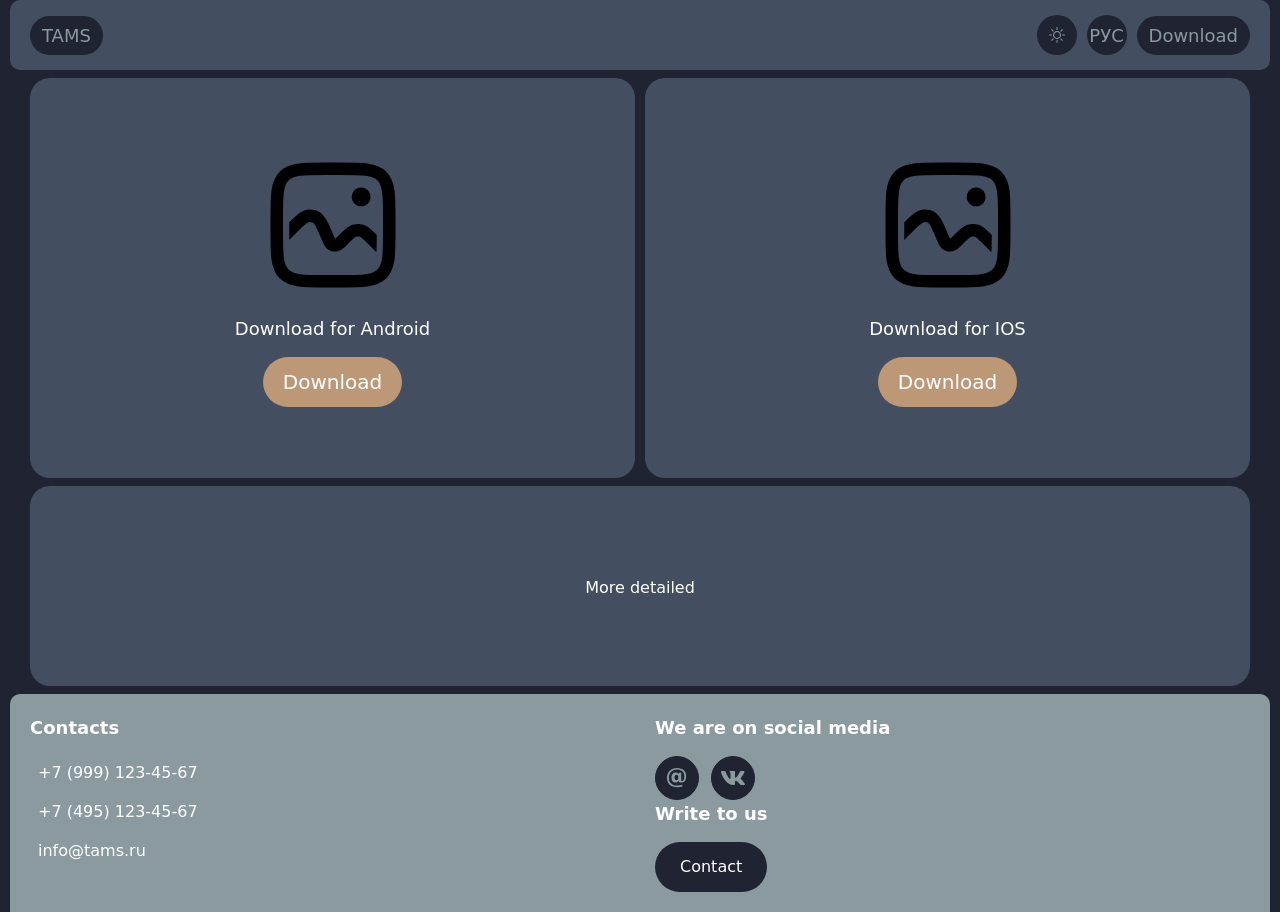
<file: ENGdownloaddark.html>
<!DOCTYPE html>
<html lang="ru">
<head>
    <meta charset="UTF-8">
    <meta name="viewport" content="width=device-width, initial-scale=1.0">
    <title>An AI‑based voice station based on the ESP32‑S3‑DevKitC‑1 microcontroller</title>
    <link rel="stylesheet" href="assets/css/style.css">
</head>
<body class="dark">
<div id="wrapper">

    <div id="header">
    <div class="logo">
        <a href="ENGdark.html" class="logo-link">TAMS</a>
    </div>

    <!-- Кнопка бургера (видна только на мобильных) -->
    <button class="burger" id="burger" aria-label="Меню">
        <span></span>
        <span></span>
        <span></span>
    </button>

    <!-- Меню со ссылками -->
    <nav class="download" id="navMenu">
        <a href="ENGdownload.html" class="theme">
            <img src="assets/img/bi_sun.svg" alt="">
        </a>
        <a href="downloaddark.html" class="lang">РУС</a>
        <a href="">Download</a>
    </nav>
</div>

    <div id="loader">
        <div class="loaderblock"><img src="assets/img/lets-icons_img-box.svg" alt="">
            <p>Download for Android</p>
            <a href="ENGdownloaddark.html">Download</a>
        </div>
        <div class="loaderblock">
            <img src="assets/img/lets-icons_img-box.svg" alt="">
            <p>Download for IOS</p>
            <a href="">Download</a>
        </div>
    </div>


    <div id="syllable">
        <div class="syllableblock">
            <p><a href="ENGdark.html">More detailed</a></p>
        </div>
    </div>

     <div id="footer">
  <div class="footer-col">
    <h3>Contacts</h3>
    <ul class="contacts">
      <li>
        <a href="tel:+79991234567">
          <span class="icon"></span> +7 (999) 123-45-67
        </a>
      </li>
      <li>
        <a href="tel:+74951234567">
          <span class="icon"></span> +7 (495) 123-45-67
        </a>
      </li>
      <li>
        <a href="mailto:info@tams.ru">
          <span class="icon"></span> info@tams.ru
        </a>
      </li>
    </ul>
  </div>

  <div class="footer-col">
    <h3>We are on social media</h3>
    <div class="socials">
      <a href="https://mail.google.com/" target="_blank" rel="noopener" aria-label="Email"><img src="assets/img/Vector (2).svg" alt=""></a>
      <a href="https://vk.com" target="_blank" rel="noopener" aria-label="VK"><img src="assets/img/Vector (1).svg" alt=""></a>
     
  </div>

  <div class="footer-col">
    <h3>Write to us</h3>
    <a href="mailto:info@tams.ru?subject=Заявка с сайта" class="btn-contact">
      Contact
    </a>
  </div>
</div>


</div>
<script>
    const burger = document.getElementById('burger');
    const navMenu = document.getElementById('navMenu');

    burger.addEventListener('click', () => {
        burger.classList.toggle('active');
        navMenu.classList.toggle('open');
    });

    // Закрыть меню при клике на ссылку
    navMenu.querySelectorAll('a').forEach(link => {
        link.addEventListener('click', () => {
            burger.classList.remove('active');
            navMenu.classList.remove('open');
        });
    });
</script>
</body>
</html>
</file>
<file: assets/css/style.css>
/* ========================
   ПЕРЕМЕННЫЕ ТЕМ
   ======================== */
body.light {
    --border-color: rgba(45, 32, 24, 1);
    --bg-color: #ffffff;
    --text-color: #000000;
    --text-footer: rgba(211, 182, 138, 1);
    --color1: rgba(239, 229, 217, 1);
    --color2: rgba(239, 229, 217, 1);
    --color3: rgba(92, 98, 64, 1);
    --color4: rgba(45, 32, 24, 1);
    --footer: rgba(45, 32, 24, 1);
    --footer-a: rgba(92, 98, 64, 1);
    --footer-hover: rgb(72, 77, 49);
}

body.dark {
    --border-color: rgba(32, 35, 50, 1);
    --bg-color: rgba(32, 35, 50, 1);
    --text-color: #ffffff;
     --text-footer: #ffffff;
    --color1: rgba(67, 78, 96, 1);
    --color2: rgba(139, 154, 159, 1);
    --color3: rgba(188, 152, 118, 1);
    --color4: rgba(32, 35, 50, 1);
    --footer: rgba(139, 154, 159, 1);
    --footer-a: rgba(32, 35, 50, 1);
    --footer-hover: rgb(21, 23, 34);
}

/* ========================
   БАЗА
   ======================== */
* { box-sizing: border-box; }

html, body {
    margin: 0;
    padding: 0;
}

body {
    background: var(--bg-color);
    color: var(--text-color);
    font-family: system-ui, -apple-system, "Segoe UI", Roboto, sans-serif;
    line-height: 1.5;
}

p { font-size: 18px; }

#wrapper {
    margin: 0 auto;
    max-width: 1400px;
    padding: 0 10px;
}

/* ========================
   HEADER
   ======================== */
#header {
    display: flex;
    justify-content: space-between;
    align-items: center;
    flex-wrap: wrap;
    gap: 10px;
    padding: 15px 20px;
    min-height: 60px;
    margin-bottom: 8px;
    background-color: var(--color1);
    border-radius: 10px;
    position: relative;
}

/* Логотип слева */
.logo {
    display: flex;
    align-items: center;
}

.logo-link,
.courses a {
    color: var(--color1);
    text-decoration: none;
    font-size: 20px;
    border-radius: 30px;
    padding: 6px 14px;
    background-color: var(--color4);
    display: inline-block;
}

/* Меню справа */
.download {
    display: flex;
    align-items: center;
    gap: 10px;
}

#header a {
    color: var(--color2);
    text-decoration: none;
    font-size: 18px;
    border-radius: 30px;
    padding: 6px 12px;
    background-color: var(--color4);
    display: inline-flex;
    align-items: center;
    justify-content: center;
    white-space: nowrap;
}

.theme, a.lang {
    height: 40px;
    width: 40px;
    padding: 0;
}

.theme img {
    max-width: 24px;
    height: auto;
}

/* Бургер — скрыт на десктопе */
.burger {
    display: none;
    flex-direction: column;
    justify-content: space-between;
    width: 40px;
    height: 30px;
    padding: 5px;
    background: var(--color4);
    border: 1px solid var(--border-color);
    border-radius: 8px;
    cursor: pointer;
}

.burger span {
    display: block;
    height: 3px;
    width: 100%;
    background: var(--color2);
    border-radius: 2px;
    transition: transform 0.3s, opacity 0.3s;
}

/* Анимация бургера в крестик */
.burger.active span:nth-child(1) {
    transform: translateY(8px) rotate(45deg);
}
.burger.active span:nth-child(2) {
    opacity: 0;
}
.burger.active span:nth-child(3) {
    transform: translateY(-8px) rotate(-45deg);
}

/* ========================
   INFO
   ======================== */
#info {
  
  min-height: 400px;
  height: auto;
  margin: 0 20px 8px 20px;
  display: flex;
  justify-content: space-between;
  flex-wrap: wrap;
  gap: 10px;
  padding: 20px;
  border-radius: 20px;
  background-color: var(--color2);
  box-sizing: border-box;      /* ← добавили */
}

.infoblock {
  
  min-height: 400px;
  text-align: center;
  padding: 20px;
  flex: 1 1 250px;
  min-width: 220px;            /* ← было 0, теперь не сжимается в кашу */
  overflow-wrap: break-word;
  word-wrap: break-word;
  /* overflow: hidden;          ← убрали, оно скрывало содержимое */
  box-sizing: border-box;      /* ← добавили */

  display: flex;               /* ← чтобы картинка центрировалась */
  flex-direction: column;
  align-items: center;
  justify-content: center;
  gap: 15px;
}

/* Картинка под размер рамки */
.infoblock img {
  width: 100%;
  height: 100%;
  object-fit: cover;              /* заполняет рамку, лишнее обрезает */
  display: block;
}

/* Текст внутри блока */
.infoblock p {
  margin: 0;
  font-size: 18px;
  overflow-wrap: break-word;
  word-break: break-word;
}

.infoblock a {
  color: var(--text-color);
  text-decoration: none;
  font-size: 20px;
  border-radius: 30px;
  padding: 10px 20px;
  background-color: var(--color3);
  display: inline-block;
  max-width: 100%;
  box-sizing: border-box;
  white-space: nowrap;         /* кнопка не разрывается на 2 строки */
  transition: transform 0.2s;
}

.infoblock a:hover {
  transform: translateY(-2px);
}
/* ========================
   LOADER
   ======================== */
#loader {
  height: auto;
  margin: 0 20px 8px 20px;
  display: flex;
  gap: 10px;
  padding: 0;
  flex-wrap: wrap;          /* уже есть — хорошо */
  box-sizing: border-box;
}

.loaderblock {
  
  min-height: 400px;        /* было height — лучше min-height */
  flex: 1 1 300px;
  min-width: 260px;         /* ← было 0, из-за этого всё ломалось */
  text-align: center;
  padding: 20px;            /* ← не 0, чтобы текст не прилипал */
  border-radius: 20px;
  background-color: var(--color1);
  box-sizing: border-box;   /* ← обязательно */
  display: flex;
  flex-direction: column;
  align-items: center;
  justify-content: center;
  gap: 15px;

  /* Чтобы длинный текст не вылезал */
  overflow-wrap: break-word;
  word-break: break-word;
}

.loaderblock img {
  height: 150px;
  max-width: 100%;          /* ← не вылезет за блок */
  object-fit: contain;
  display: block;
  flex-shrink: 0;
}

.loaderblock p {
  margin: 0;
  font-size: 18px;
  overflow-wrap: break-word;
}

.loaderblock a {
  color: var(--text-color);
  text-decoration: none;
  font-size: 20px;
  border-radius: 30px;
  padding: 10px 20px;
  background-color: var(--color3);
  display: inline-block;
  max-width: 100%;
  box-sizing: border-box;
  overflow-wrap: break-word;
  white-space: nowrap;      /* кнопка не разрывается */
  transition: transform 0.2s;
}

.loaderblock a:hover {
  transform: translateY(-2px);
}
/* ========================
   DETAIL
   ======================== */
#detail {
 
  min-height: 400px;              /* было 735px — слишком много */
  height: auto;
  margin: 0 20px 8px 20px;
  border-radius: 20px;
  background-color: var(--color2);
  padding: 20px;                  /* было только padding-bottom — добавьте общий */
  box-sizing: border-box;         /* ← обязательно */
}

/* Верхний текстовый блок */
.detailblock {

  min-height: 100px;
  height: auto;
  margin: 0 0 20px 0;             /* убрали margin: 20px, оставили только снизу */
  padding: 20px;
  
  border-radius: 12px;
  box-sizing: border-box;
  overflow-wrap: break-word;
  word-break: break-word;
}

.detailblock p {
  margin: 0;
  font-size: 18px;
  line-height: 1.5;
  
}

/* Блок с картинкой — картинка по рамке */
.imgblock1 {
  
  height: 400px;                  /* фиксированная высота, чтобы img:100% работал */
  margin: 0 0 20px 0;
  overflow: hidden;               /* обрезает картинку по рамке */
  border-radius: 12px;
  box-sizing: border-box;
  padding: 0;                     /* убрали отступы, картинка вплотную к рамке */
  display: flex;
  align-items: center;
  justify-content: center;
}

.imgblock1 img {
  width: 100%;
  height: 100%;
  object-fit: cover;              /* заполняет рамку, лишнее обрезает */
  display: block;
}

/* Нижний ряд из трёх блоков */
.detailblock2 {
  display: flex;
  justify-content: space-between;
  gap: 10px;
  margin: 0;
  flex-wrap: wrap;
  height: auto;
}

.detailblock3 {
  
  color: var(--text-footer);
  min-height: 150px;
  height: auto;
  text-align: center;
  padding: 15px;
  flex: 1 1 250px;
  min-width: 220px;               /* ← было 0, теперь не сжимается в кашу */
  background-color: var(--color4);
  border-radius: 12px;
  box-sizing: border-box;
  overflow-wrap: break-word;
  word-break: break-word;

  display: flex;                  /* центрируем текст */
  align-items: center;
  justify-content: center;
}

.detailblock3 p {
  margin: 0;
  font-size: 16px;
  line-height: 1.5;
}
/* ========================
   SYLLABLE
   ======================== */
#syllable {
  
  min-height: 200px;
  height: auto;
  margin: 0 20px 8px 20px;
  border-radius: 20px;
  background-color: var(--color1);

  display: flex;
  align-items: center;
  justify-content: center;
  padding: 20px;                  /* ← добавили, чтобы блок не прилипал к рамке */
  box-sizing: border-box;         /* ← обязательно */
}

.syllableblock {
 
  min-height: 100px;              /* было height: 100px — пусть растёт */
  height: auto;
  margin: 0;                      /* ← было margin: 50px auto — убрали */
  max-width: 600px;
  width: 100%;
  padding: 20px;                  /* ← добавили, текст не прилипает */
  
  border-radius: 12px;
  box-sizing: border-box;         /* ← обязательно */

  display: flex;                  /* центрируем текст внутри блока */
  align-items: center;
  justify-content: center;

  overflow-wrap: break-word;
  word-break: break-word;
}

.syllableblock p {
  margin: 0;
  font-size: 18px;
  line-height: 1.5;
  text-align: center;
}
.syllableblock a {
color: var(--text-color, #fff);
  text-decoration: none;
  font-size: 16px;
}
.syllableblock a:hover {
  color: var(--color1);
}
/* ========================
   FOOTER
   ======================== */
/* ===== Ваш стиль (немного расширен) ===== */
#footer {
 
  min-height: 200px;
  height: auto;
  background-color: var(--footer);
  border-radius: 10px 10px 0 0;
  padding: 20px;

  /* Добавлено для раскладки */
  display: flex;
  flex-wrap: wrap;
  justify-content: space-between;
  gap: 30px;
  box-sizing: border-box;
  color: var(--text-footer, #fff);
}

/* ===== Колонки футера ===== */
.footer-col {
  flex: 1 1 220px;      /* растёт, сжимается, базовая ширина 220px */
  min-width: 200px;     /* не сжимается меньше */
}

.footer-col h3 {
  margin: 0 0 15px;
  font-size: 18px;
  font-weight: 600;
}

/* ===== Контакты (телефоны, email) ===== */
.contacts {
  list-style: none;
  padding: 0;
  margin: 0;
}

.contacts li {
  margin-bottom: 10px;
}

.contacts a {
  color: var(--text-footer, #fff);
  text-decoration: none;
  font-size: 16px;
  display: inline-flex;
  align-items: center;
  gap: 8px;
  transition: color 0.2s;
  overflow-wrap: break-word;
  word-break: break-word;
}

.contacts a:hover {
  color: var(--footer-a);
}

.contacts .icon {
  font-size: 18px;
  flex-shrink: 0;
}

/* ===== Соцсети — круглые кнопки ===== */
.socials {
  display: flex;
  flex-wrap: wrap;
  gap: 12px;
}

.socials a {
  display: flex;
  align-items: center;
  justify-content: center;
  width: 44px;
  height: 44px;
  border-radius: 50%;
  font-size: 20px;
  background-color: var(--color4, #f0f0f0);
  border: 1px solid var(--border-color);
  text-decoration: none;
  transition: transform 0.2s, background-color 0.2s;
}

.socials a:hover {
  transform: translateY(-3px);
  background-color: var(--footer-a);
}

/* ===== Кнопка "Связаться" ===== */
.btn-contact {
  display: inline-block;
  padding: 12px 24px;
  font-size: 16px;
  color: #fff;
  background-color: var(--footer-a);
  border-radius: 30px;
  text-decoration: none;
  border: 1px solid transparent;
  transition: background-color 0.2s, transform 0.2s;
  white-space: nowrap;
}

.btn-contact:hover {
  background-color: var(--footer-hover);
  transform: translateY(-2px);
}

/* ========================
   АДАПТИВ (MEDIA QUERIES)
   ======================== */

/* Планшеты */
@media (max-width: 992px) {

  #info    { margin: 0 15px 8px 15px; padding: 15px; }
  #loader  { margin: 0 15px 8px 15px; }
  #detail  { margin: 0 15px 8px 15px; padding: 15px; }
  #syllable{ margin: 0 15px 8px 15px; }

  /* info */
  .infoblock {
    min-height: 300px;
    min-width: 200px;
    padding: 15px;
  }
  .infoblock img { max-height: 180px; }
  .infoblock a { font-size: 18px; padding: 8px 16px; }

  /* loader */
  .loaderblock {
    min-height: 300px;
    min-width: 220px;
    padding: 15px;
  }
  .loaderblock img { height: 110px; }
  .loaderblock a { font-size: 18px; padding: 8px 16px; }

  /* detail */
  .imgblock1 { height: 300px; }
  .detailblock3 {
    min-width: 200px;
    padding: 12px;
  }
  .detailblock3 p { font-size: 15px; }

  p { font-size: 17px; }
   #syllable {
    margin: 0 15px 25px 15px;
    padding: 15px;
    min-height: 180px;
  }
  .syllableblock {
    padding: 15px;
    min-height: 90px;
  }
  .syllableblock p { font-size: 17px; }
}



/* Маленькие телефоны */
@media (max-width: 480px) {
    #wrapper { padding: 0 5px; }
    p { font-size: 15px; }
  

    #footer { min-height: 120px; }
    .loaderblock {
    min-height: 180px;
    padding: 15px 10px;
  }
  .loaderblock img { height: 80px; }
  .loaderblock a { font-size: 15px; padding: 8px 14px; }
  .loaderblock p { font-size: 15px; }
  .infoblock {
    min-height: 160px;
    padding: 12px;
  }
  .infoblock img {
    max-height: 110px;
    max-width: 60%;
  }
  .infoblock a {
    font-size: 15px;
    padding: 8px 14px;
    white-space: normal;       /* на маленьком экране кнопка может перенестись */
  }
  .infoblock p { font-size: 15px; }
  #detail { padding: 12px; margin: 0 8px 15px 8px; }

  .detailblock { padding: 12px; }
  .detailblock p { font-size: 15px; }

  .imgblock1 { height: 180px; }

  .detailblock3 {
    min-height: 100px;
    padding: 10px;
  }
  .detailblock3 p { font-size: 14px; }
  #syllable {
    margin: 0 8px 15px 8px;
    padding: 12px;
    min-height: 140px;
  }
  .syllableblock {
    padding: 12px;
    min-height: 70px;
  }
  .syllableblock p { font-size: 15px; }
}
/* ========================
   МОБИЛЬНОЕ МЕНЮ (бургер)
   ======================== */
@media (max-width: 768px) {

    /* Показываем бургер */
    .burger {
        display: flex;
    }

    /* Меню скрыто по умолчанию, выпадает сверху */
    .download {
        position: absolute;
        top: 100%;
        left: 0;
        right: 0;
        flex-direction: column;
        align-items: stretch;
        gap: 8px;
        padding: 15px;
        margin-top: 5px;
        background-color: var(--color1);
        border-radius: 10px;
        box-shadow: 0 8px 20px rgba(0, 0, 0, 0.2);

        /* Скрыто */
        max-height: 0;
        overflow: hidden;
        opacity: 0;
        pointer-events: none;
        transition: max-height 0.3s ease, opacity 0.3s ease, padding 0.3s ease;
        padding-top: 0;
        padding-bottom: 0;
        z-index: 100;
    }

    /* Открытое состояние */
    .download.open {
        max-height: 400px;
        opacity: 1;
        pointer-events: auto;
        padding-top: 15px;
        padding-bottom: 15px;
    }

    .download a {
        width: 100%;
        justify-content: center;
        font-size: 16px;
        padding: 10px;
    }

    .theme, a.lang {
        width: 100%;
        height: 45px;
    }

    .theme img {
        max-width: 24px;
    }
    #loader {
    flex-direction: column;
    gap: 15px;
    margin: 0 10px 8px 10px;
  }
  .loaderblock {
    flex: 1 1 auto;
    width: 100%;
    min-width: 0;
    min-height: 220px;
    padding: 20px 15px;
  }
  .loaderblock img { height: 100px; }
  .loaderblock a { font-size: 17px; padding: 10px 18px; }
   #info {
    flex-direction: column;    /* блоки в столбик */
    gap: 15px;
    margin: 0 10px 8px 10px;
    padding: 15px;
  }

  .infoblock {
    flex: 1 1 auto;
    width: 100%;
    min-width: 0;
    min-height: 200px;
    padding: 15px;
  }
  .infoblock img {
    max-height: 150px;         /* картинка меньше */
    max-width: 70%;            /* не растягивается во всю ширину */
  }
  .infoblock a { font-size: 17px; padding: 10px 18px; }
  #detail {
    flex-direction: column;
    gap: 15px;
    margin: 0 10px 8px 10px;
    padding: 15px;
  }

  .detailblock { padding: 15px; }
  .detailblock p { font-size: 16px; }

  .imgblock1 { height: 250px; }

  /* Нижние три блока — в столбик */
  .detailblock2 {
    flex-direction: column;
    gap: 12px;
  }
  .detailblock3 {
    flex: 1 1 auto;
    width: 100%;
    min-width: 0;
    min-height: 120px;
    padding: 15px;
  }
  .detailblock3 p { font-size: 15px; }
  #syllable {
    margin: 0 10px 8px 10px;
    padding: 15px;
    min-height: 160px;
  }
  .syllableblock {
    padding: 15px;
    min-height: 80px;
  }
  .syllableblock p { font-size: 16px; }
}
@media (max-width: 600px) {
  #footer {
    flex-direction: column;
    align-items: center;
    text-align: center;
    gap: 25px;
  }

  .footer-col {
    flex: 1 1 auto;
    width: 100%;
  }

  .contacts a {
    justify-content: center;
  }

  .socials {
    justify-content: center;
  }
}
</file>
